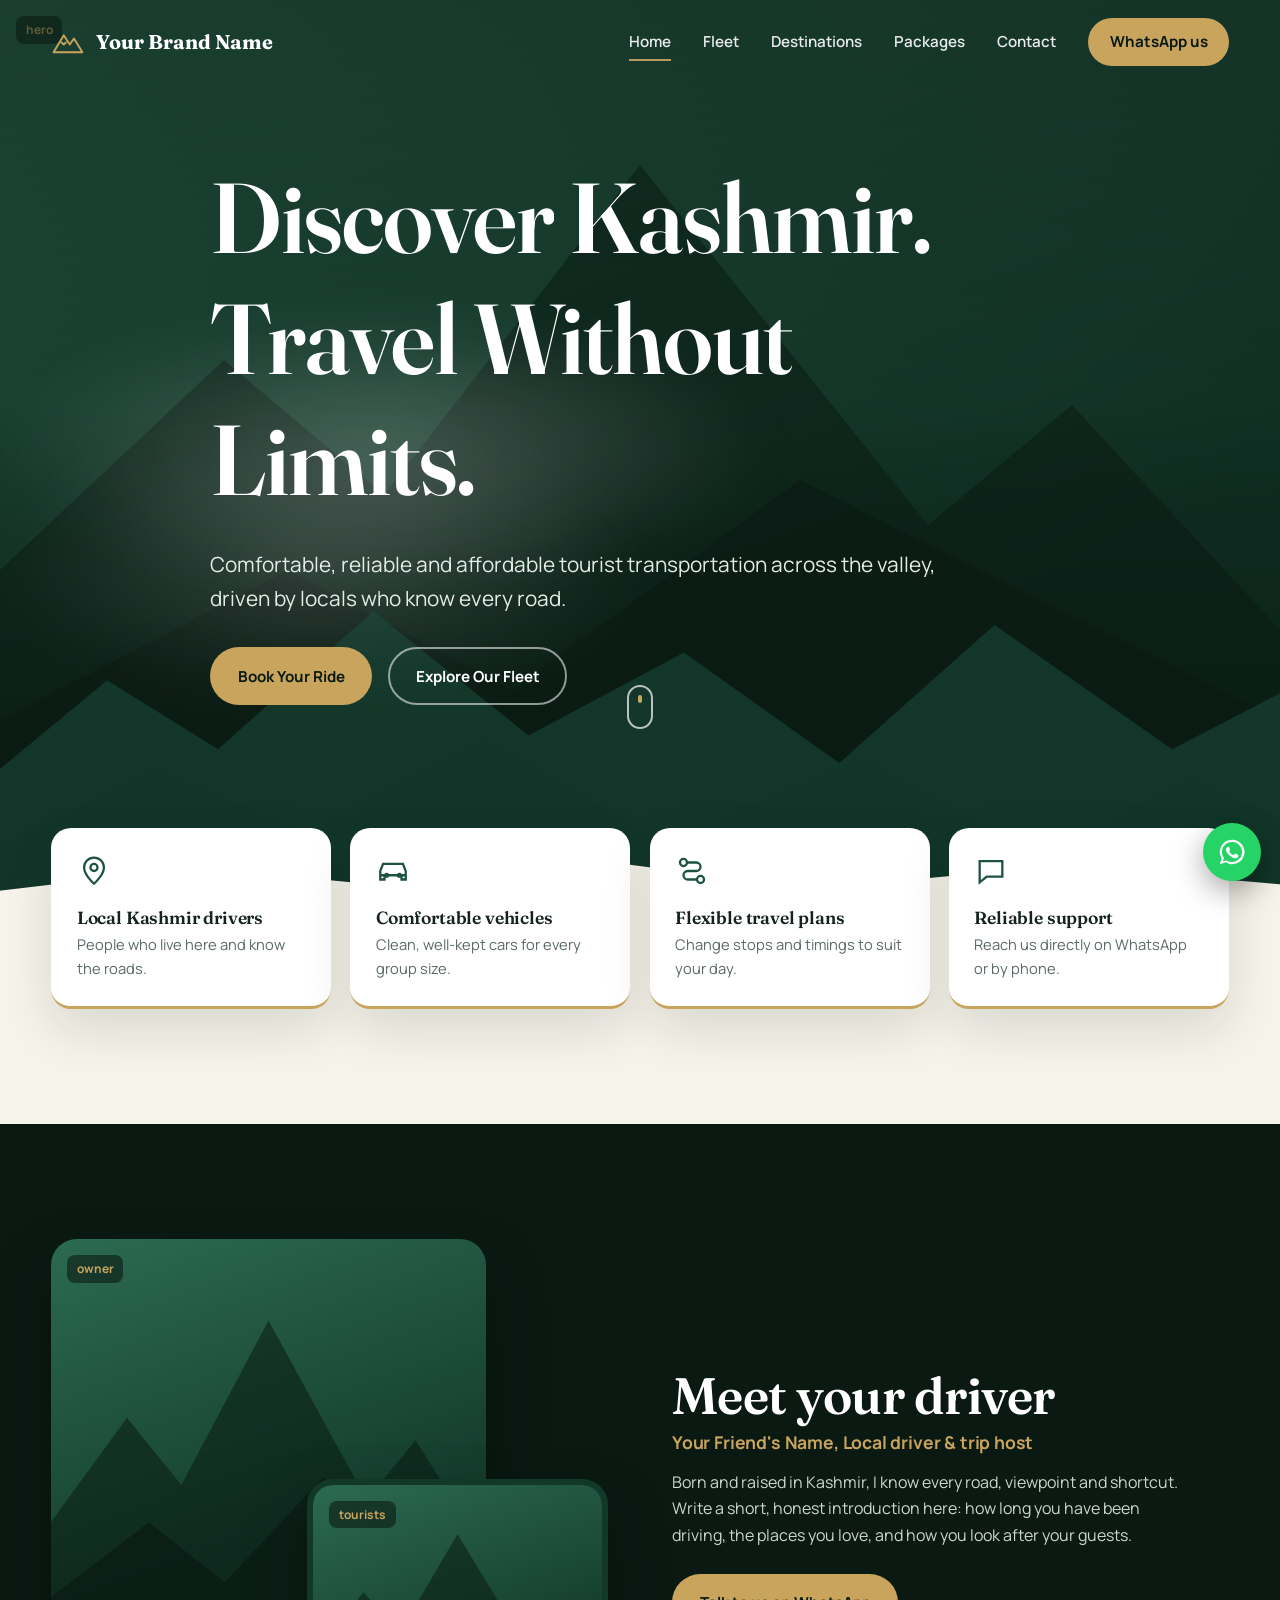
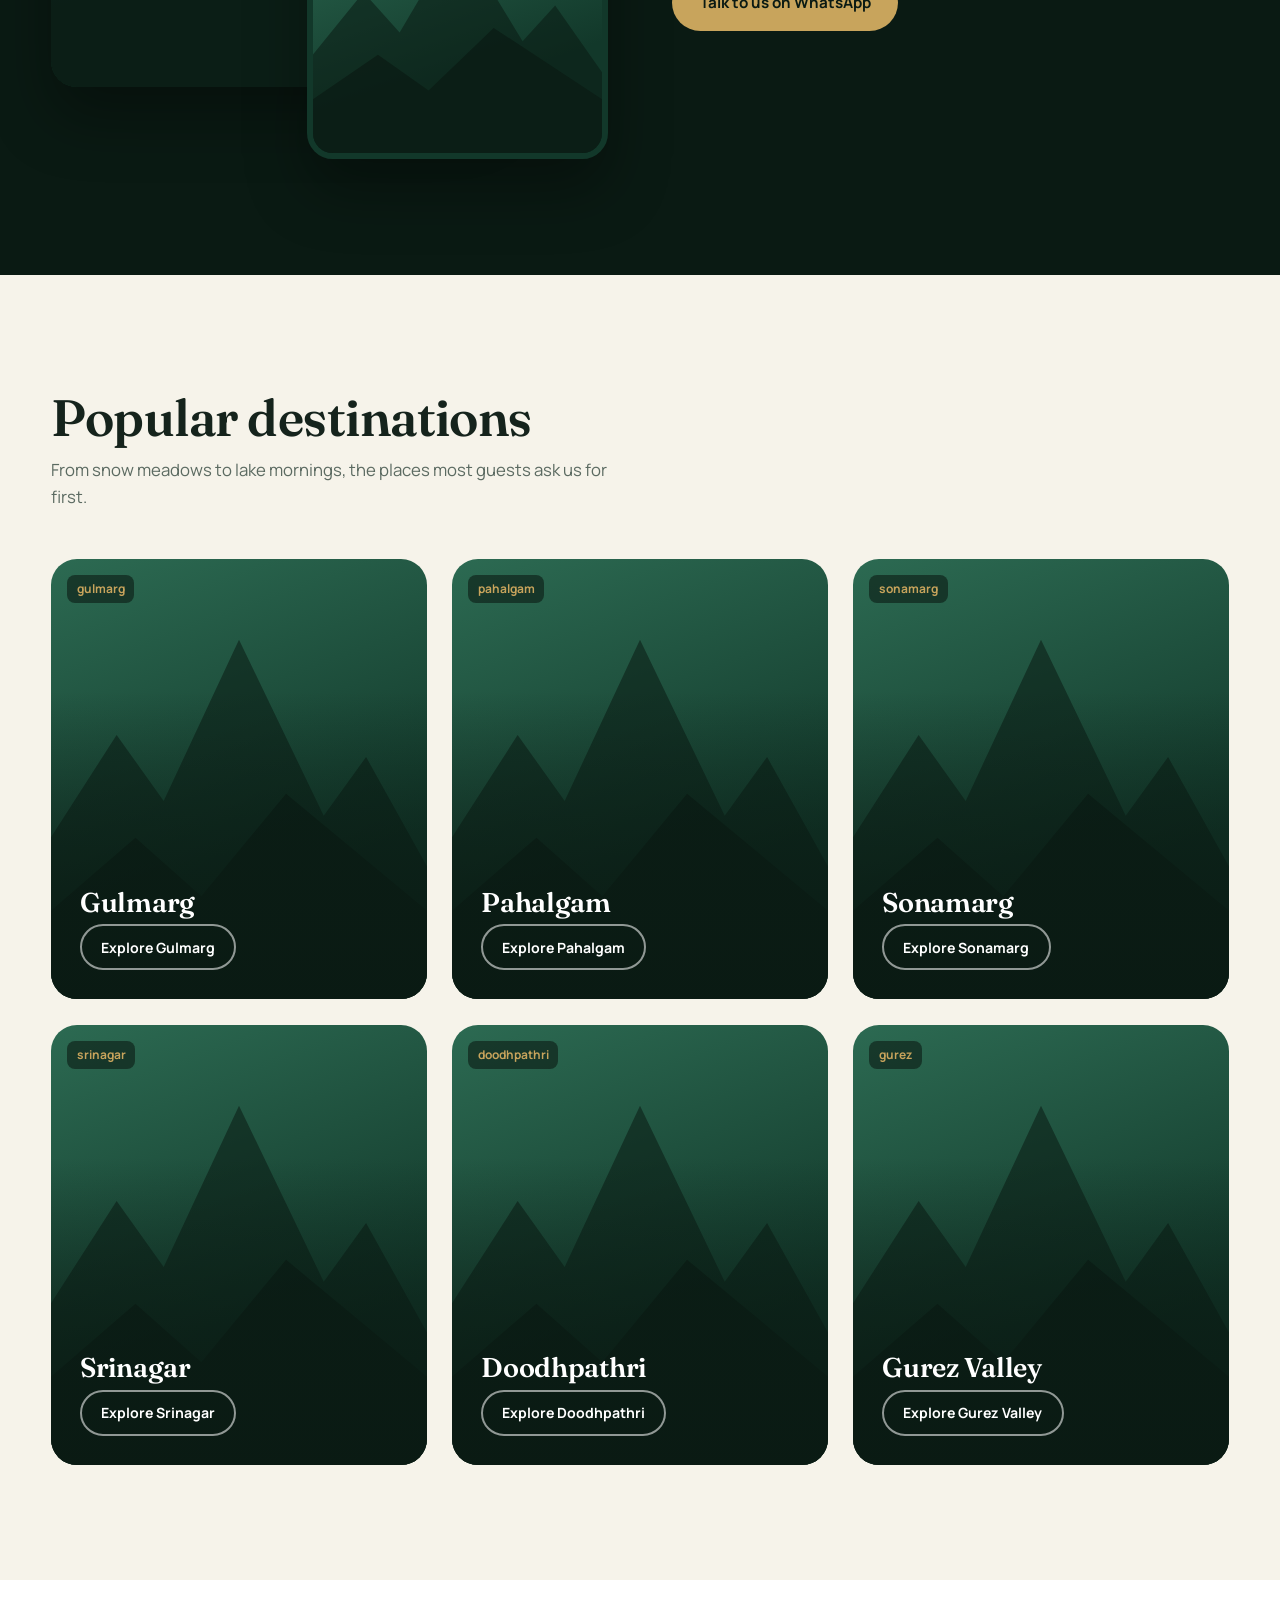
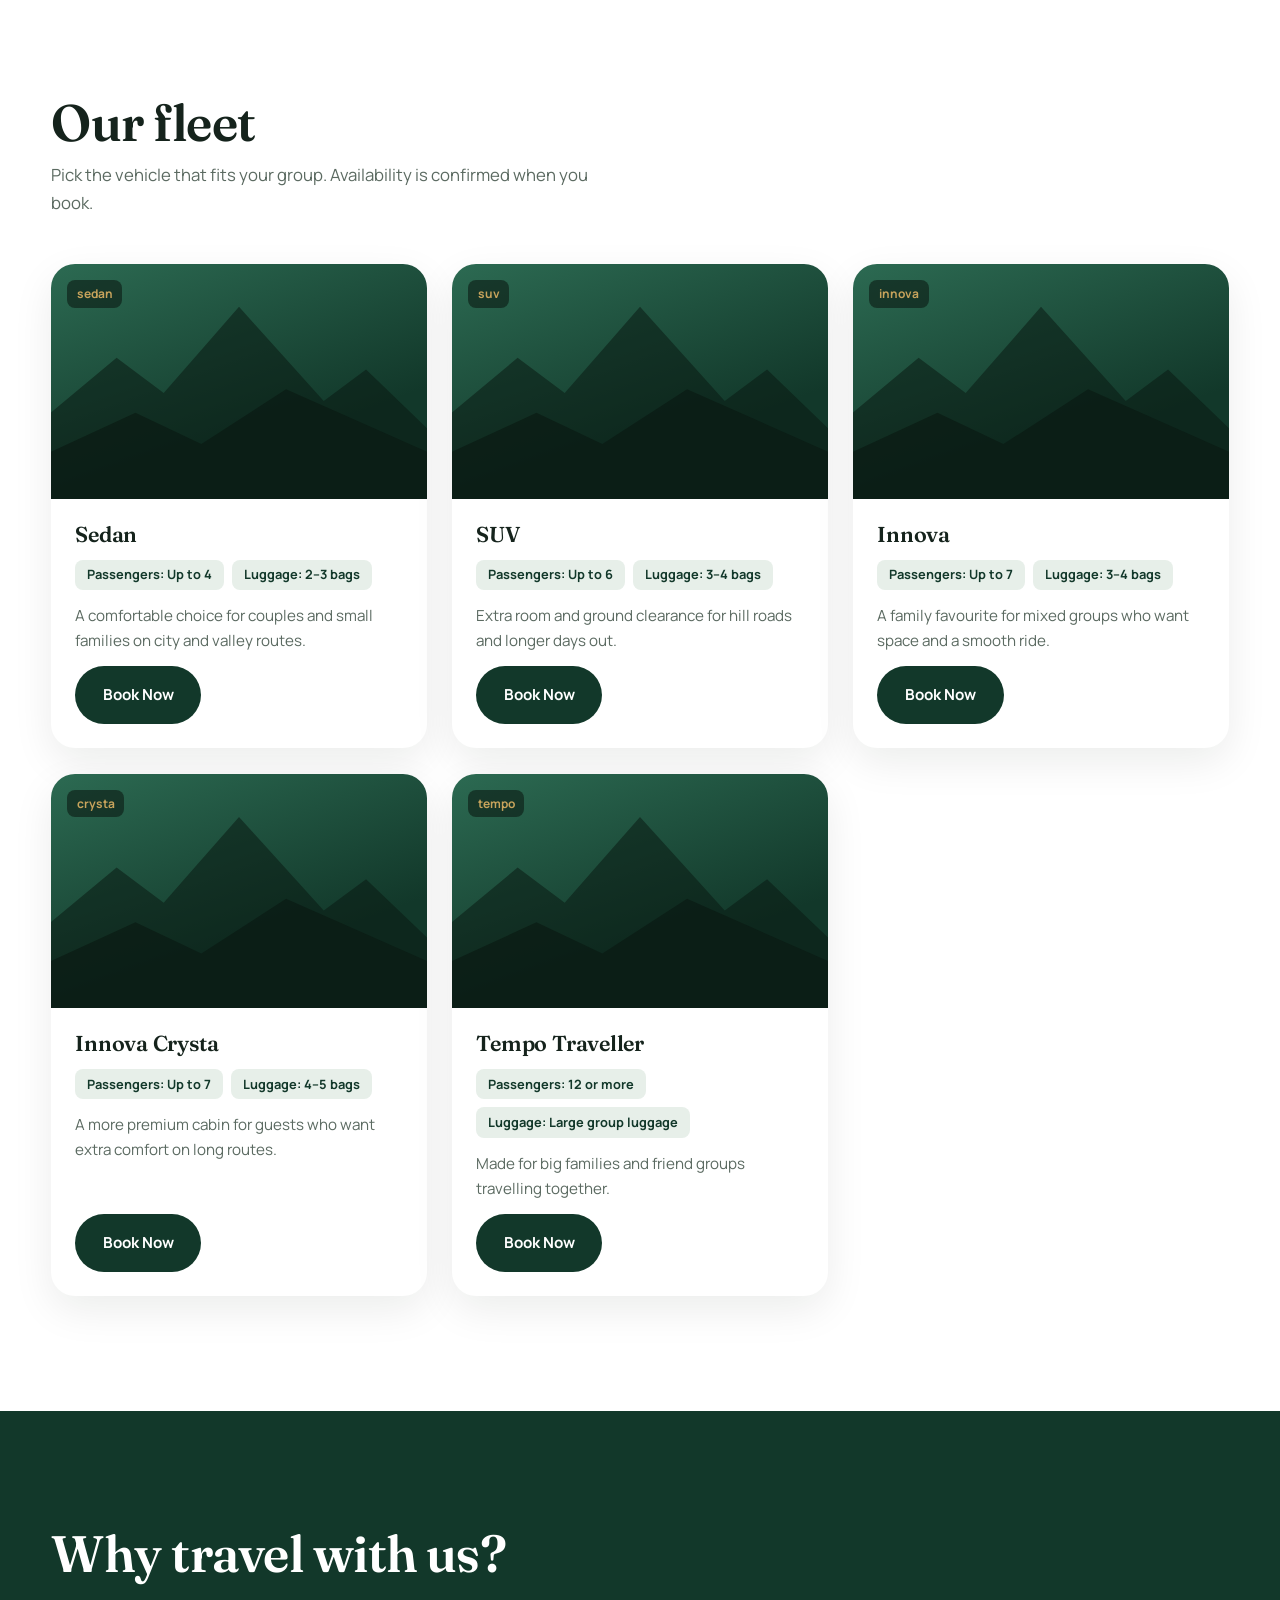
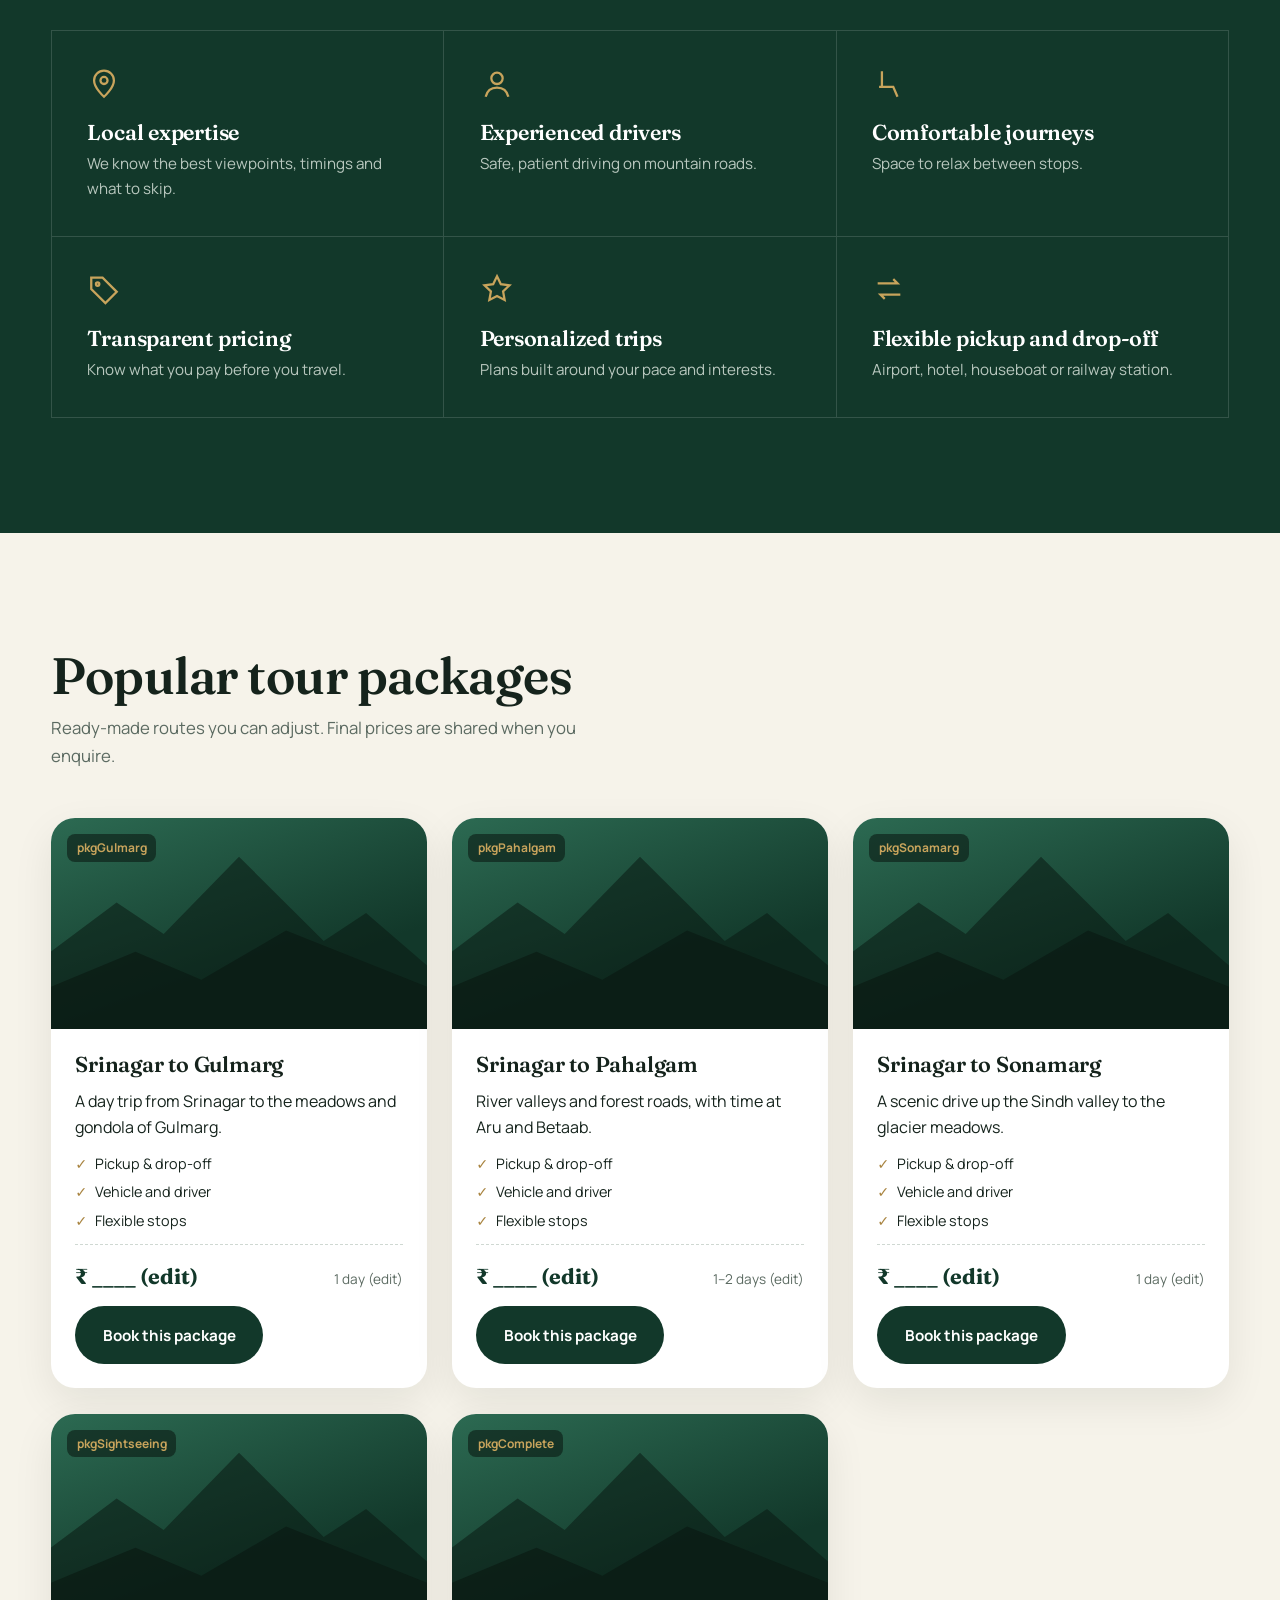
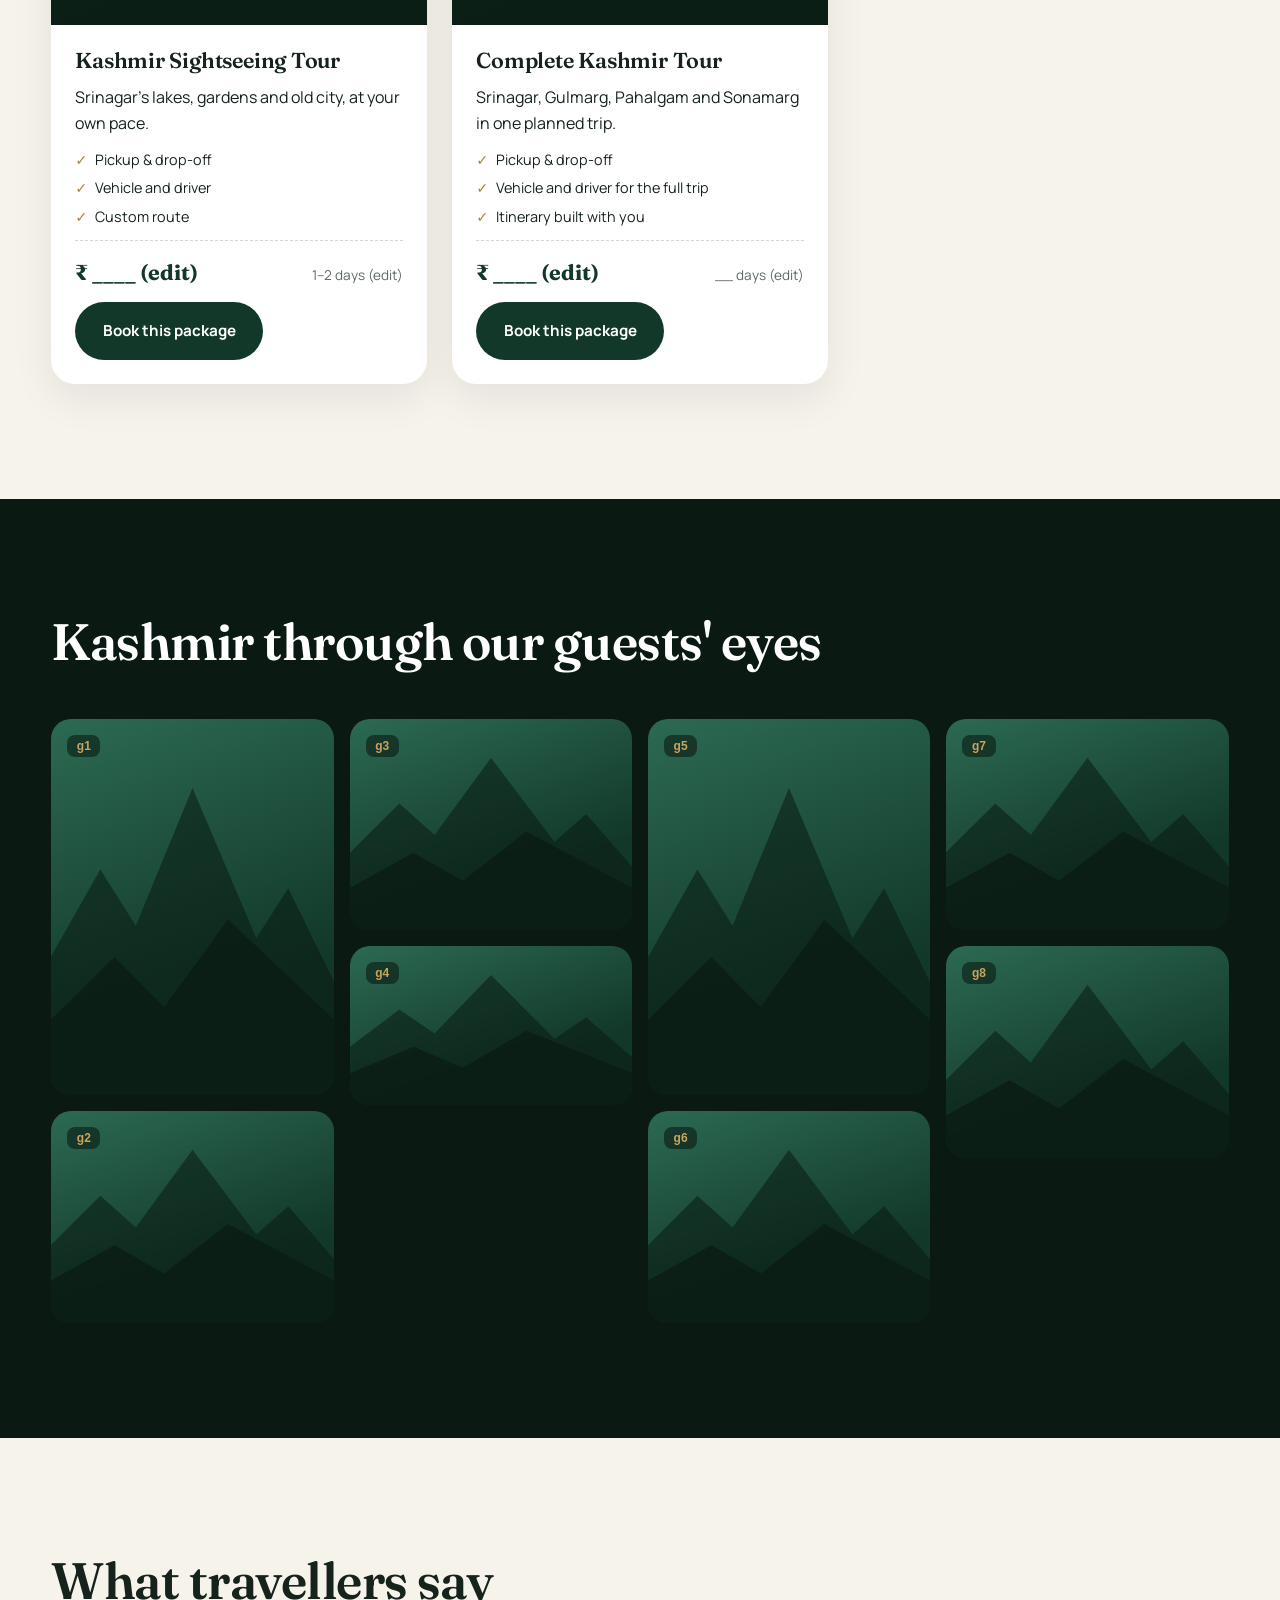
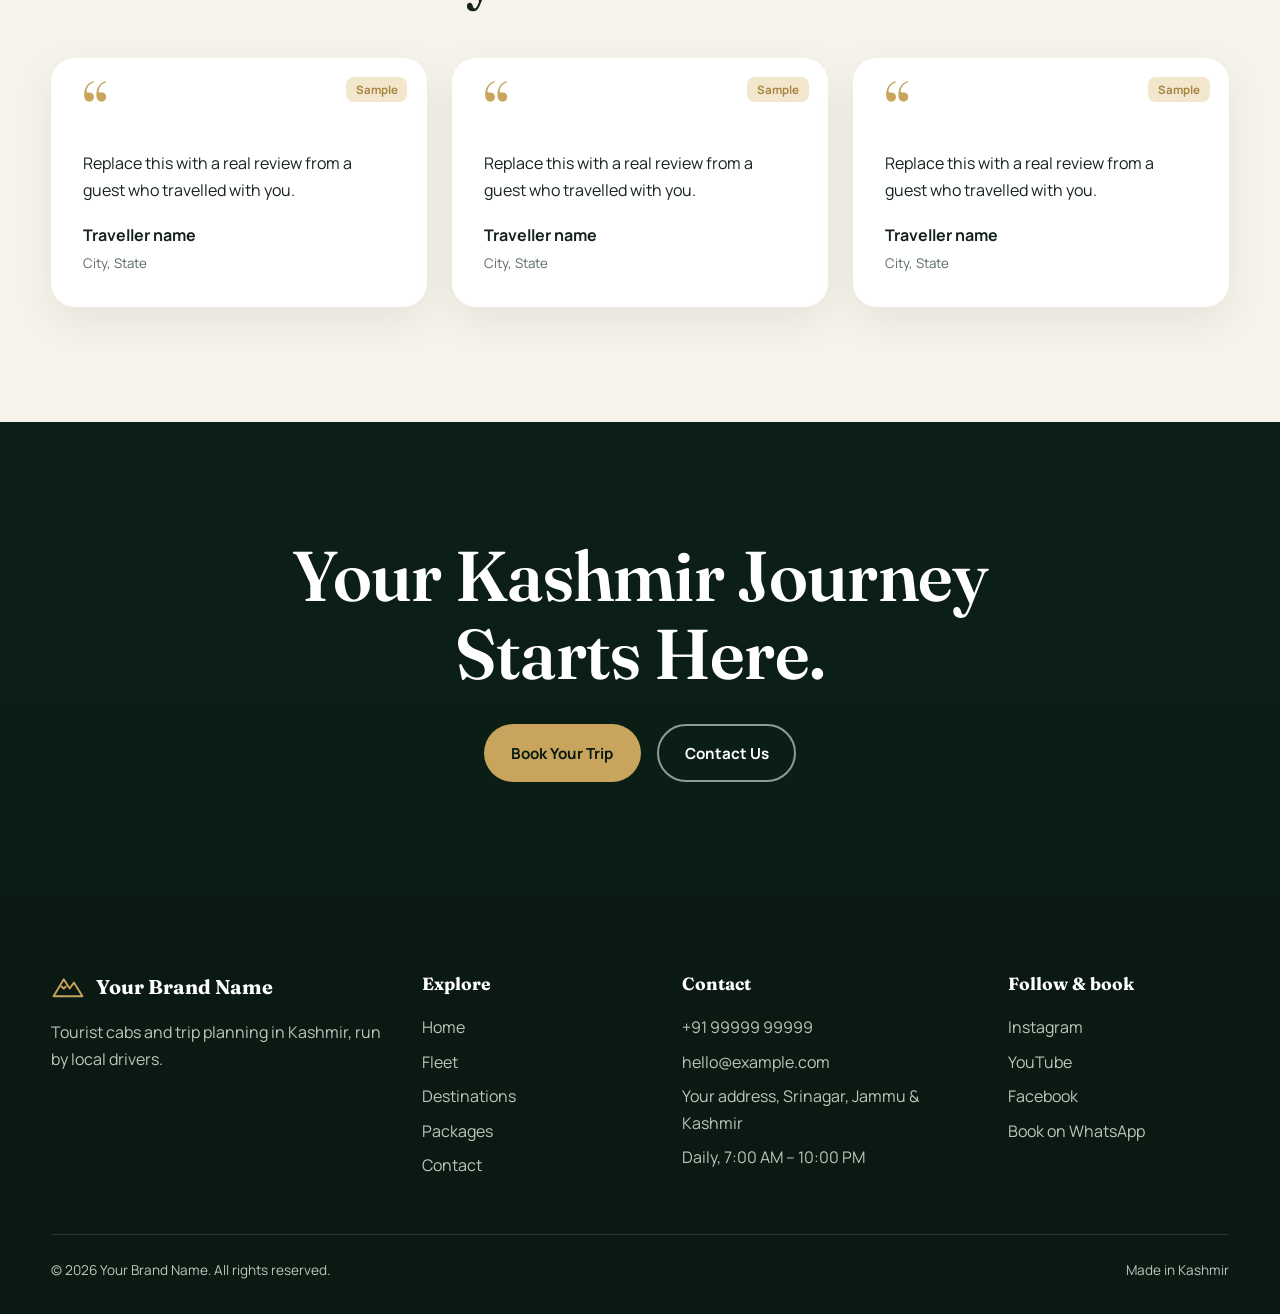
<file: index.html>
<!DOCTYPE html>
<html lang="en">
<head>
<meta charset="utf-8">
<meta name="viewport" content="width=device-width, initial-scale=1">
<title>Kashmir Cab & Tour Service | Discover Kashmir</title>
<meta name="description" content="Comfortable, reliable and affordable tourist cabs and tour packages in Kashmir.">
<link rel="preconnect" href="https://fonts.googleapis.com"><link rel="preconnect" href="https://fonts.gstatic.com" crossorigin>
<link href="https://fonts.googleapis.com/css2?family=Fraunces:opsz,wght@9..144,500;9..144,700&family=Manrope:wght@400;600;700;800&display=swap" rel="stylesheet">
<link rel="stylesheet" href="styles.css">
</head>
<body>
<header id="site-header"></header>
<main>
<section class="hero">
  <div data-img="hero" data-alt="hero" ></div>
  <span class="mist"></span><span class="mist m2"></span>
  <svg class="ridge r1" data-speed=".10" viewBox="0 0 1200 300" preserveAspectRatio="none" aria-hidden="true"><path d="M0 220 120 140l100 50 140-100 140 90 140-60 140 80 140-100 160 90 120-50v170H0z"/></svg>
  <svg class="ridge r2" data-speed=".05" viewBox="0 0 1200 300" preserveAspectRatio="none" aria-hidden="true"><path d="M0 260 160 170l140 60 160-90 160 100 180-80 160 90 140-70 100 50v70H0z"/></svg>
  <svg class="ridge r3" viewBox="0 0 1200 300" preserveAspectRatio="none" aria-hidden="true"><path d="M0 285 200 230l180 40 180-55 200 60 220-50 220 45v35H0z"/></svg>
  <div class="wrap hero-inner">
    <h1 aria-label="Discover Kashmir. Travel Without Limits.">
      <span class="w"><span style="--d:0">Discover</span></span> <span class="w"><span style="--d:1">Kashmir.</span></span><br>
      <span class="w"><span style="--d:2">Travel</span></span> <span class="w"><span style="--d:3">Without</span></span> <span class="w"><span style="--d:4">Limits.</span></span>
    </h1>
    <p class="sub">Comfortable, reliable and affordable tourist transportation across the valley, driven by locals who know every road.</p>
    <div class="cta"><a class="btn btn-gold" href="contact.html#book">Book Your Ride</a><a class="btn btn-line" href="fleet.html">Explore Our Fleet</a></div>
  </div>
  <span class="scroll-ind" aria-hidden="true"></span>
</section>

<section class="section" style="padding-top:0">
  <div class="wrap trust">
    <div class="reveal"><span data-icon="pin"></span><h3>Local Kashmir drivers</h3><p>People who live here and know the roads.</p></div>
    <div class="reveal" style="--i:1"><span data-icon="car"></span><h3>Comfortable vehicles</h3><p>Clean, well-kept cars for every group size.</p></div>
    <div class="reveal" style="--i:2"><span data-icon="route"></span><h3>Flexible travel plans</h3><p>Change stops and timings to suit your day.</p></div>
    <div class="reveal" style="--i:3"><span data-icon="chat"></span><h3>Reliable support</h3><p>Reach us directly on WhatsApp or by phone.</p></div>
  </div>
</section>

<section class="section dark">
  <div class="wrap owner">
    <div class="owner-imgs reveal"><div class="frame a" data-wrap><div data-img="owner" data-alt="owner"></div></div><div class="frame b"><div data-img="tourists" data-alt="tourists"></div></div></div>
    <div class="reveal" style="--i:1">
      <h2>Meet your driver</h2>
      <h3><span data-bind="owner.name"></span>, <span data-bind="owner.title"></span></h3>
      <p data-bind="owner.bio"></p>
      <a class="btn btn-gold" data-wa="Hi! I'd like to plan a trip in Kashmir.">Talk to us on WhatsApp</a>
    </div>
  </div>
</section>

<section class="section">
  <div class="wrap">
    <div class="head reveal"><h2>Popular destinations</h2><p class="lead">From snow meadows to lake mornings, the places most guests ask us for first.</p></div>
    <div class="grid g-dest" data-render="destinations"></div>
  </div>
</section>

<section class="section white">
  <div class="wrap">
    <div class="head reveal"><h2>Our fleet</h2><p class="lead">Pick the vehicle that fits your group. Availability is confirmed when you book.</p></div>
    <div class="grid g-fleet" data-render="fleet"></div>
  </div>
</section>

<section class="section forest">
  <div class="wrap">
    <div class="head reveal"><h2>Why travel with us?</h2></div>
    <div class="grid g-why">
      <div class="why reveal"><span data-icon="pin"></span><h3>Local expertise</h3><p>We know the best viewpoints, timings and what to skip.</p></div>
      <div class="why reveal" style="--i:1"><span data-icon="user"></span><h3>Experienced drivers</h3><p>Safe, patient driving on mountain roads.</p></div>
      <div class="why reveal" style="--i:2"><span data-icon="seat"></span><h3>Comfortable journeys</h3><p>Space to relax between stops.</p></div>
      <div class="why reveal"><span data-icon="tag"></span><h3>Transparent pricing</h3><p>Know what you pay before you travel.</p></div>
      <div class="why reveal" style="--i:1"><span data-icon="star"></span><h3>Personalized trips</h3><p>Plans built around your pace and interests.</p></div>
      <div class="why reveal" style="--i:2"><span data-icon="swap"></span><h3>Flexible pickup and drop-off</h3><p>Airport, hotel, houseboat or railway station.</p></div>
    </div>
  </div>
</section>

<section class="section">
  <div class="wrap">
    <div class="head reveal"><h2>Popular tour packages</h2><p class="lead">Ready-made routes you can adjust. Final prices are shared when you enquire.</p></div>
    <div class="grid g-pkg" data-render="packages"></div>
  </div>
</section>

<section class="section dark">
  <div class="wrap">
    <div class="head reveal"><h2>Kashmir through our guests' eyes</h2></div>
    <div class="gallery" data-render="gallery"></div>
  </div>
</section>

<section class="section">
  <div class="wrap">
    <div class="head reveal"><h2>What travellers say</h2></div>
    <div class="grid g-test" data-render="testimonials"></div>
  </div>
</section>

<section class="section final">
  <div class="wrap reveal"><h2>Your Kashmir Journey Starts Here.</h2>
    <div class="cta"><a class="btn btn-gold" href="contact.html#book">Book Your Trip</a><a class="btn btn-line" href="contact.html">Contact Us</a></div></div>
</section>
</main>
<footer id="site-footer"></footer>
<script src="config.js"></script>
<script src="main.js"></script>
</body>
</html>
</file>
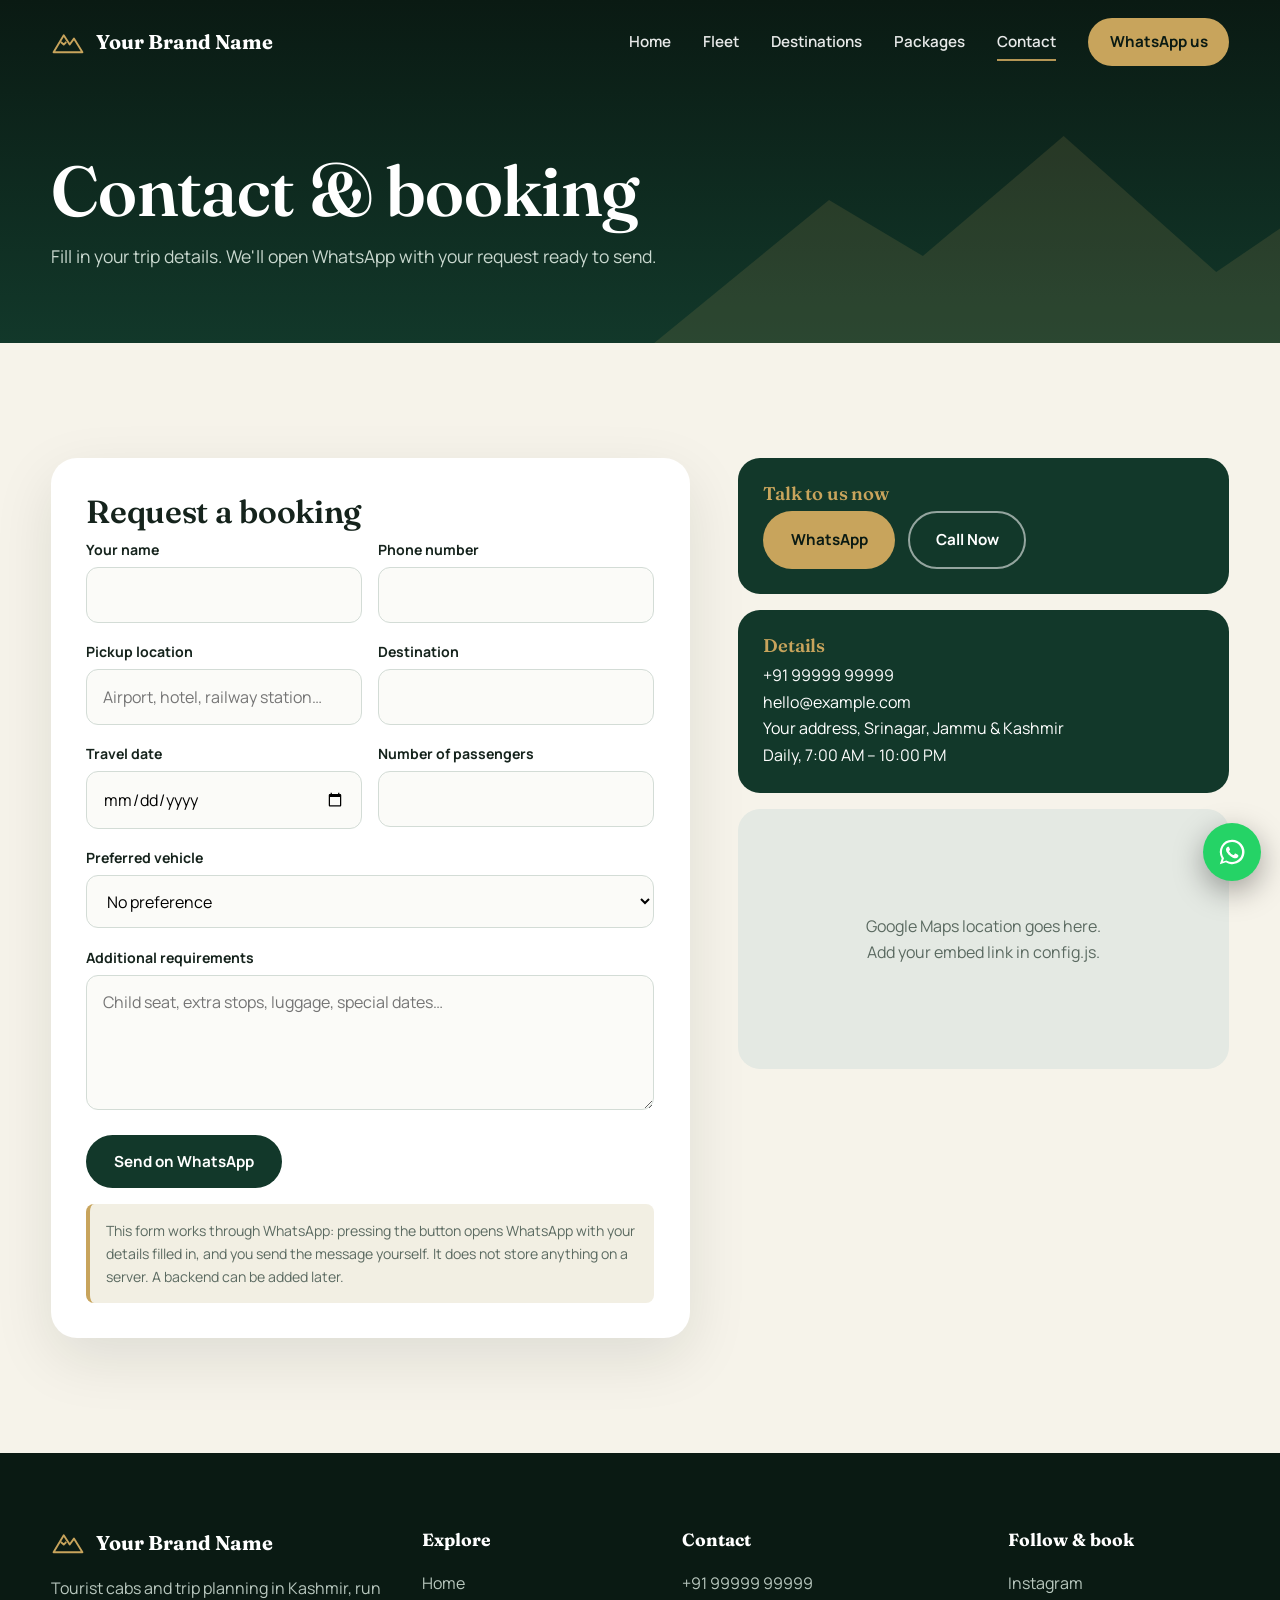
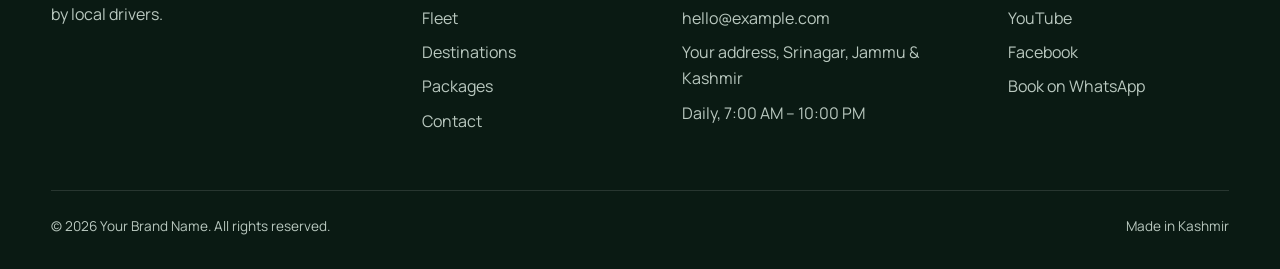
<file: contact.html>
<!DOCTYPE html>
<html lang="en">
<head>
<meta charset="utf-8">
<meta name="viewport" content="width=device-width, initial-scale=1">
<title>Contact & Booking | Kashmir Cab & Tour Service</title>
<meta name="description" content="Request a Kashmir cab or tour through WhatsApp.">
<link rel="preconnect" href="https://fonts.googleapis.com"><link rel="preconnect" href="https://fonts.gstatic.com" crossorigin>
<link href="https://fonts.googleapis.com/css2?family=Fraunces:opsz,wght@9..144,500;9..144,700&family=Manrope:wght@400;600;700;800&display=swap" rel="stylesheet">
<link rel="stylesheet" href="styles.css">
</head>
<body>
<header id="site-header"></header>
<main>
<section class="page-hero"><div class="wrap"><h1>Contact & booking</h1><p>Fill in your trip details. We'll open WhatsApp with your request ready to send.</p></div></section>
<section class="section"><div class="wrap contact">
  <form class="form reveal" id="booking-form"><h2 id="book" style="font-size:2rem">Request a booking</h2>
    <div class="row"><div class="field"><label for="name">Your name</label><input id="name" required autocomplete="name"></div>
    <div class="field"><label for="phone">Phone number</label><input id="phone" type="tel" required autocomplete="tel"></div></div>
    <div class="row"><div class="field"><label for="pickup">Pickup location</label><input id="pickup" required placeholder="Airport, hotel, railway station…"></div>
    <div class="field"><label for="destination">Destination</label><input id="destination" list="dest-list" required><datalist id="dest-list"></datalist></div></div>
    <div class="row"><div class="field"><label for="date">Travel date</label><input id="date" type="date" required></div>
    <div class="field"><label for="passengers">Number of passengers</label><input id="passengers" type="number" min="1" max="40" required></div></div>
    <div class="field"><label for="vehicle">Preferred vehicle</label><select id="vehicle"></select></div>
    <div class="field"><label for="notes">Additional requirements</label><textarea id="notes" rows="4" placeholder="Child seat, extra stops, luggage, special dates…"></textarea></div>
    <button class="btn btn-dark" type="submit">Send on WhatsApp</button>
    <p class="note">This form works through WhatsApp: pressing the button opens WhatsApp with your details filled in, and you send the message yourself. It does not store anything on a server. A backend can be added later.</p>
  </form>
  <aside class="info reveal" style="--i:1">
    <div class="card"><h3>Talk to us now</h3><div class="btns"><a class="btn btn-gold" data-wa="Hi! I'd like to book a ride in Kashmir.">WhatsApp</a><a class="btn btn-line" data-call>Call Now</a></div></div>
    <div class="card"><h3>Details</h3><p><span data-bind="phoneDisplay"></span><br><span data-bind="email"></span><br><span data-bind="address"></span><br><span data-bind="hours"></span></p></div>
    <div class="map" id="map"><span>Google Maps location goes here.<br>Add your embed link in config.js.</span></div>
  </aside>
</div></section>
</main>
<footer id="site-footer"></footer>
<script src="config.js"></script>
<script src="main.js"></script>
</body>
</html>
</file>
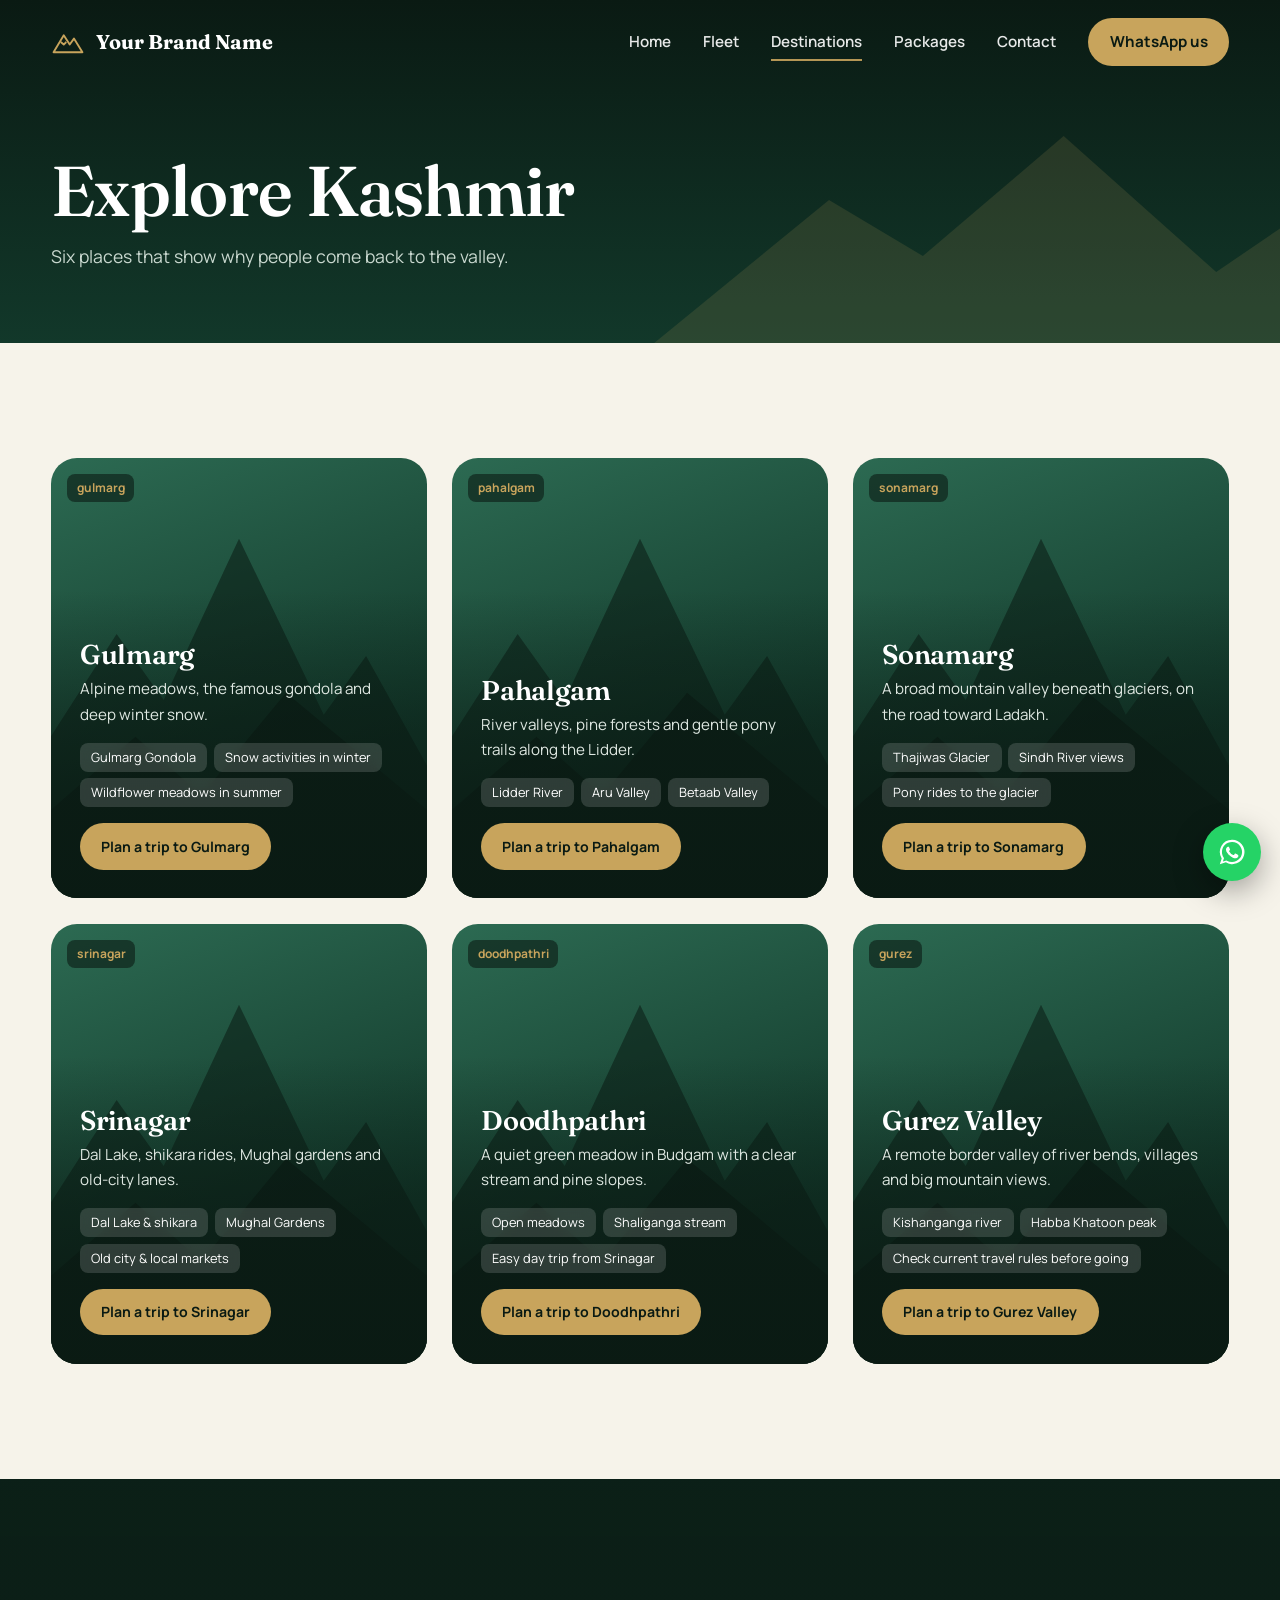
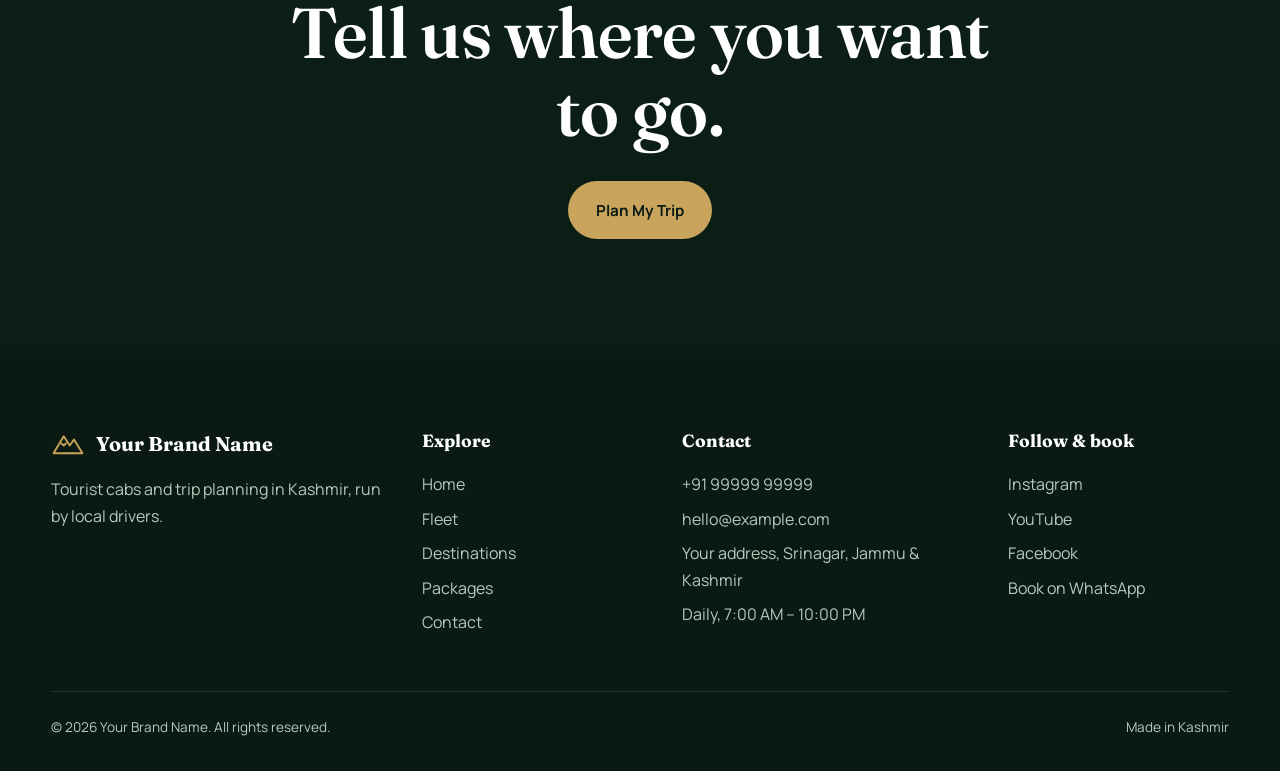
<file: destinations.html>
<!DOCTYPE html>
<html lang="en">
<head>
<meta charset="utf-8">
<meta name="viewport" content="width=device-width, initial-scale=1">
<title>Explore Kashmir | Destinations</title>
<meta name="description" content="Gulmarg, Pahalgam, Sonamarg, Srinagar, Doodhpathri and Gurez Valley.">
<link rel="preconnect" href="https://fonts.googleapis.com"><link rel="preconnect" href="https://fonts.gstatic.com" crossorigin>
<link href="https://fonts.googleapis.com/css2?family=Fraunces:opsz,wght@9..144,500;9..144,700&family=Manrope:wght@400;600;700;800&display=swap" rel="stylesheet">
<link rel="stylesheet" href="styles.css">
</head>
<body>
<header id="site-header"></header>
<main>
<section class="page-hero"><div class="wrap"><h1>Explore Kashmir</h1><p>Six places that show why people come back to the valley.</p></div></section>
<section class="section"><div class="wrap"><div class="grid g-dest" data-render="destinations" data-detail></div></div></section>
<section class="section final"><div class="wrap reveal"><h2>Tell us where you want to go.</h2><div class="cta"><a class="btn btn-gold" href="contact.html#book">Plan My Trip</a></div></div></section>
</main>
<footer id="site-footer"></footer>
<script src="config.js"></script>
<script src="main.js"></script>
</body>
</html>
</file>
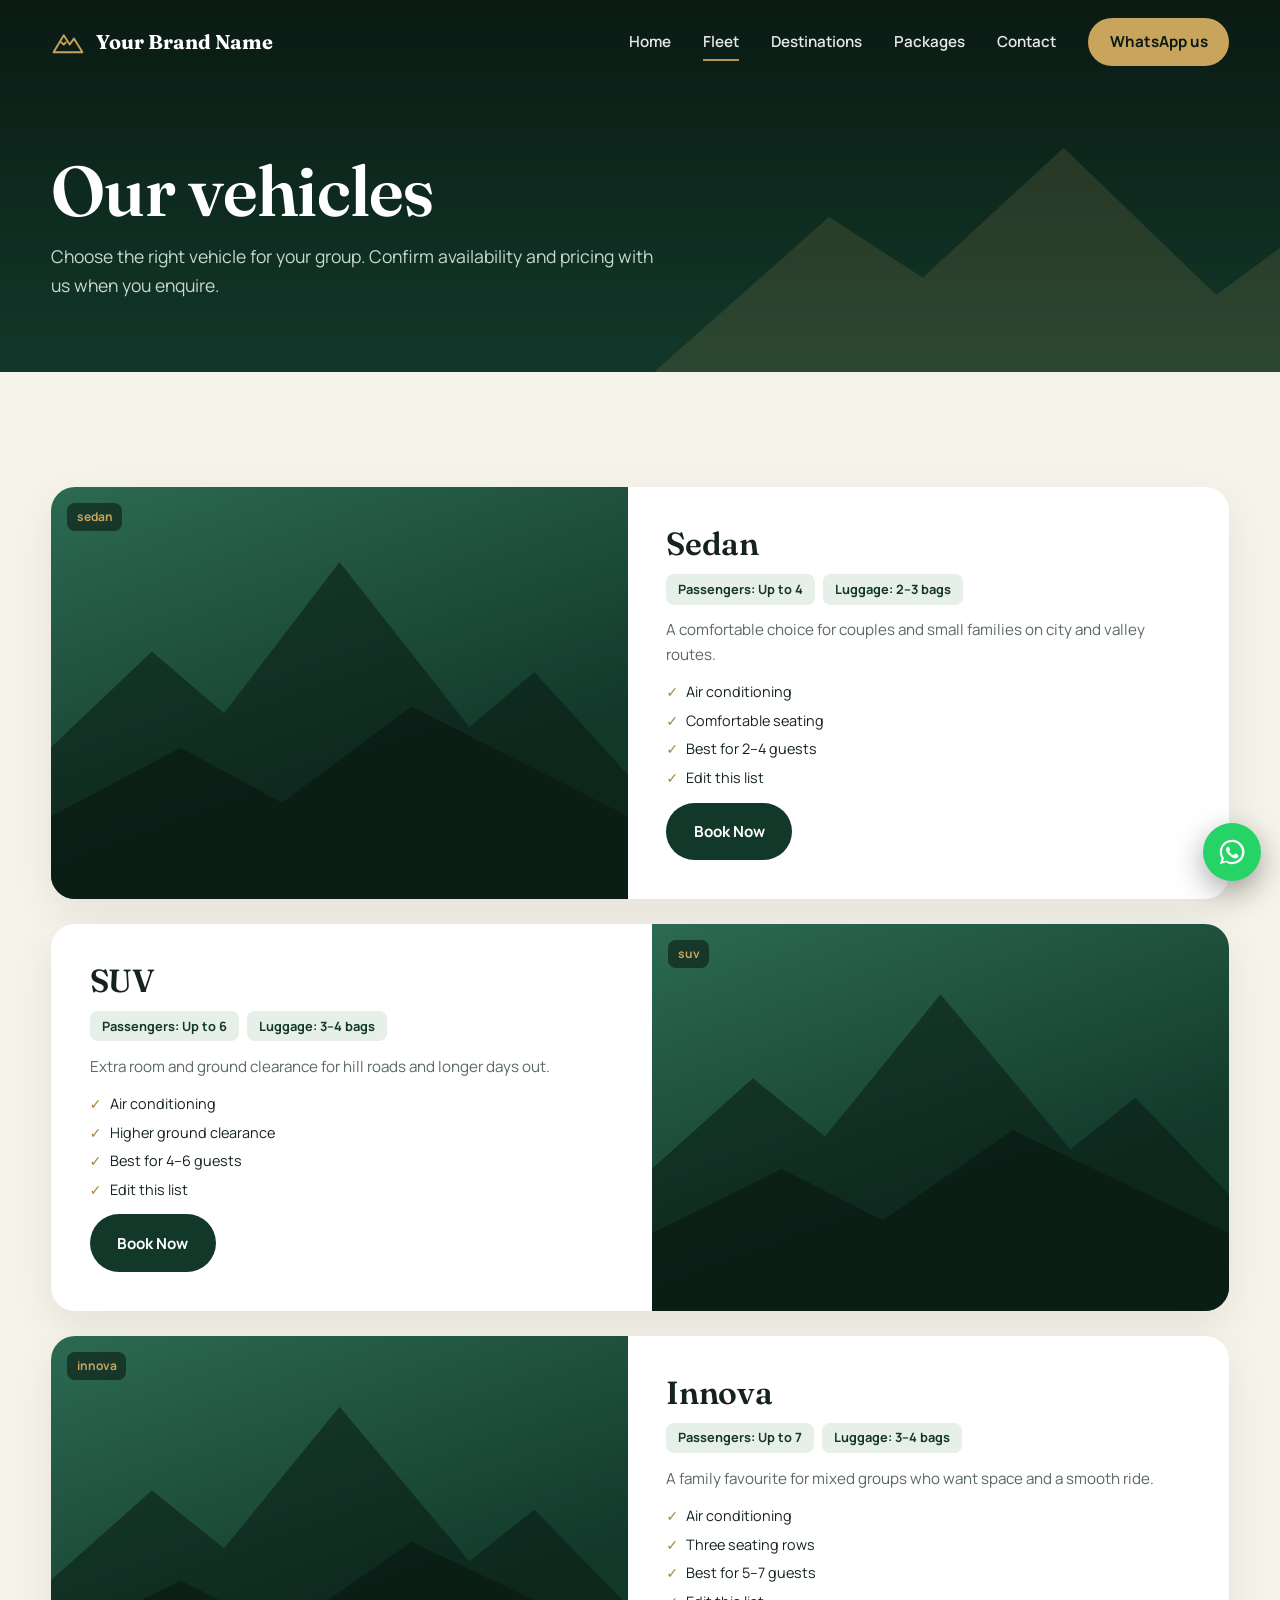
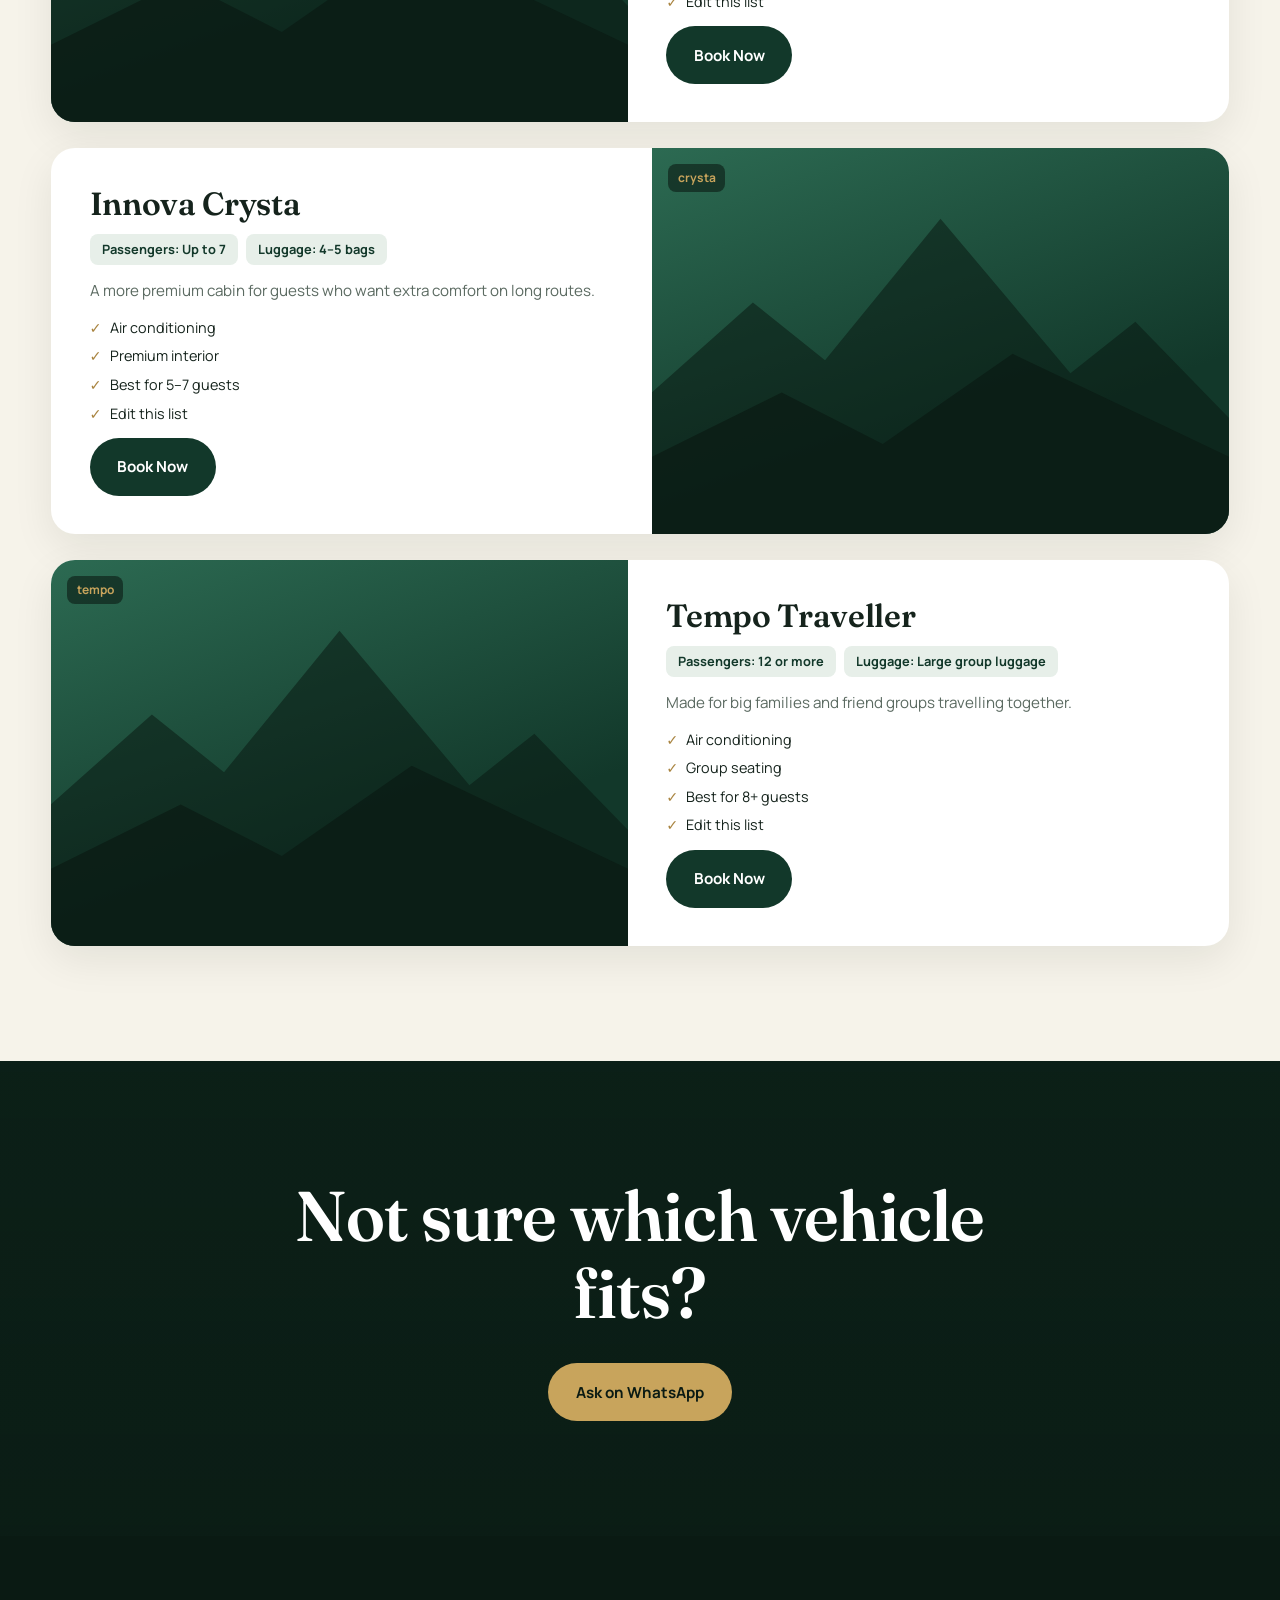
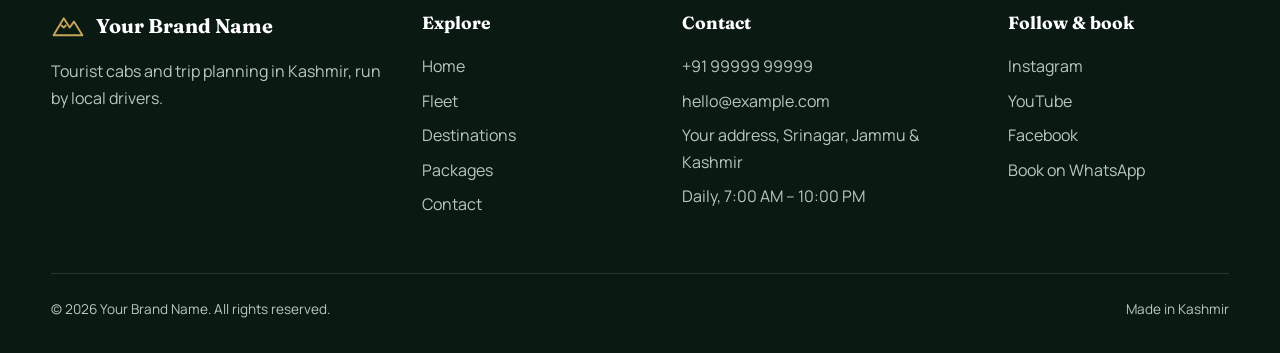
<file: fleet.html>
<!DOCTYPE html>
<html lang="en">
<head>
<meta charset="utf-8">
<meta name="viewport" content="width=device-width, initial-scale=1">
<title>Our Vehicles | Kashmir Cab & Tour Service</title>
<meta name="description" content="Sedan, SUV, Innova, Innova Crysta and Tempo Traveller for Kashmir tours.">
<link rel="preconnect" href="https://fonts.googleapis.com"><link rel="preconnect" href="https://fonts.gstatic.com" crossorigin>
<link href="https://fonts.googleapis.com/css2?family=Fraunces:opsz,wght@9..144,500;9..144,700&family=Manrope:wght@400;600;700;800&display=swap" rel="stylesheet">
<link rel="stylesheet" href="styles.css">
</head>
<body>
<header id="site-header"></header>
<main>
<section class="page-hero"><div class="wrap"><h1>Our vehicles</h1><p>Choose the right vehicle for your group. Confirm availability and pricing with us when you enquire.</p></div></section>
<section class="section"><div class="wrap"><div class="grid g-fleet detail" data-render="fleet" data-detail></div></div></section>
<section class="section final"><div class="wrap reveal"><h2>Not sure which vehicle fits?</h2><div class="cta"><a class="btn btn-gold" data-wa="Hi! Can you help me choose a vehicle for my Kashmir trip?">Ask on WhatsApp</a></div></div></section>
</main>
<footer id="site-footer"></footer>
<script src="config.js"></script>
<script src="main.js"></script>
</body>
</html>
</file>
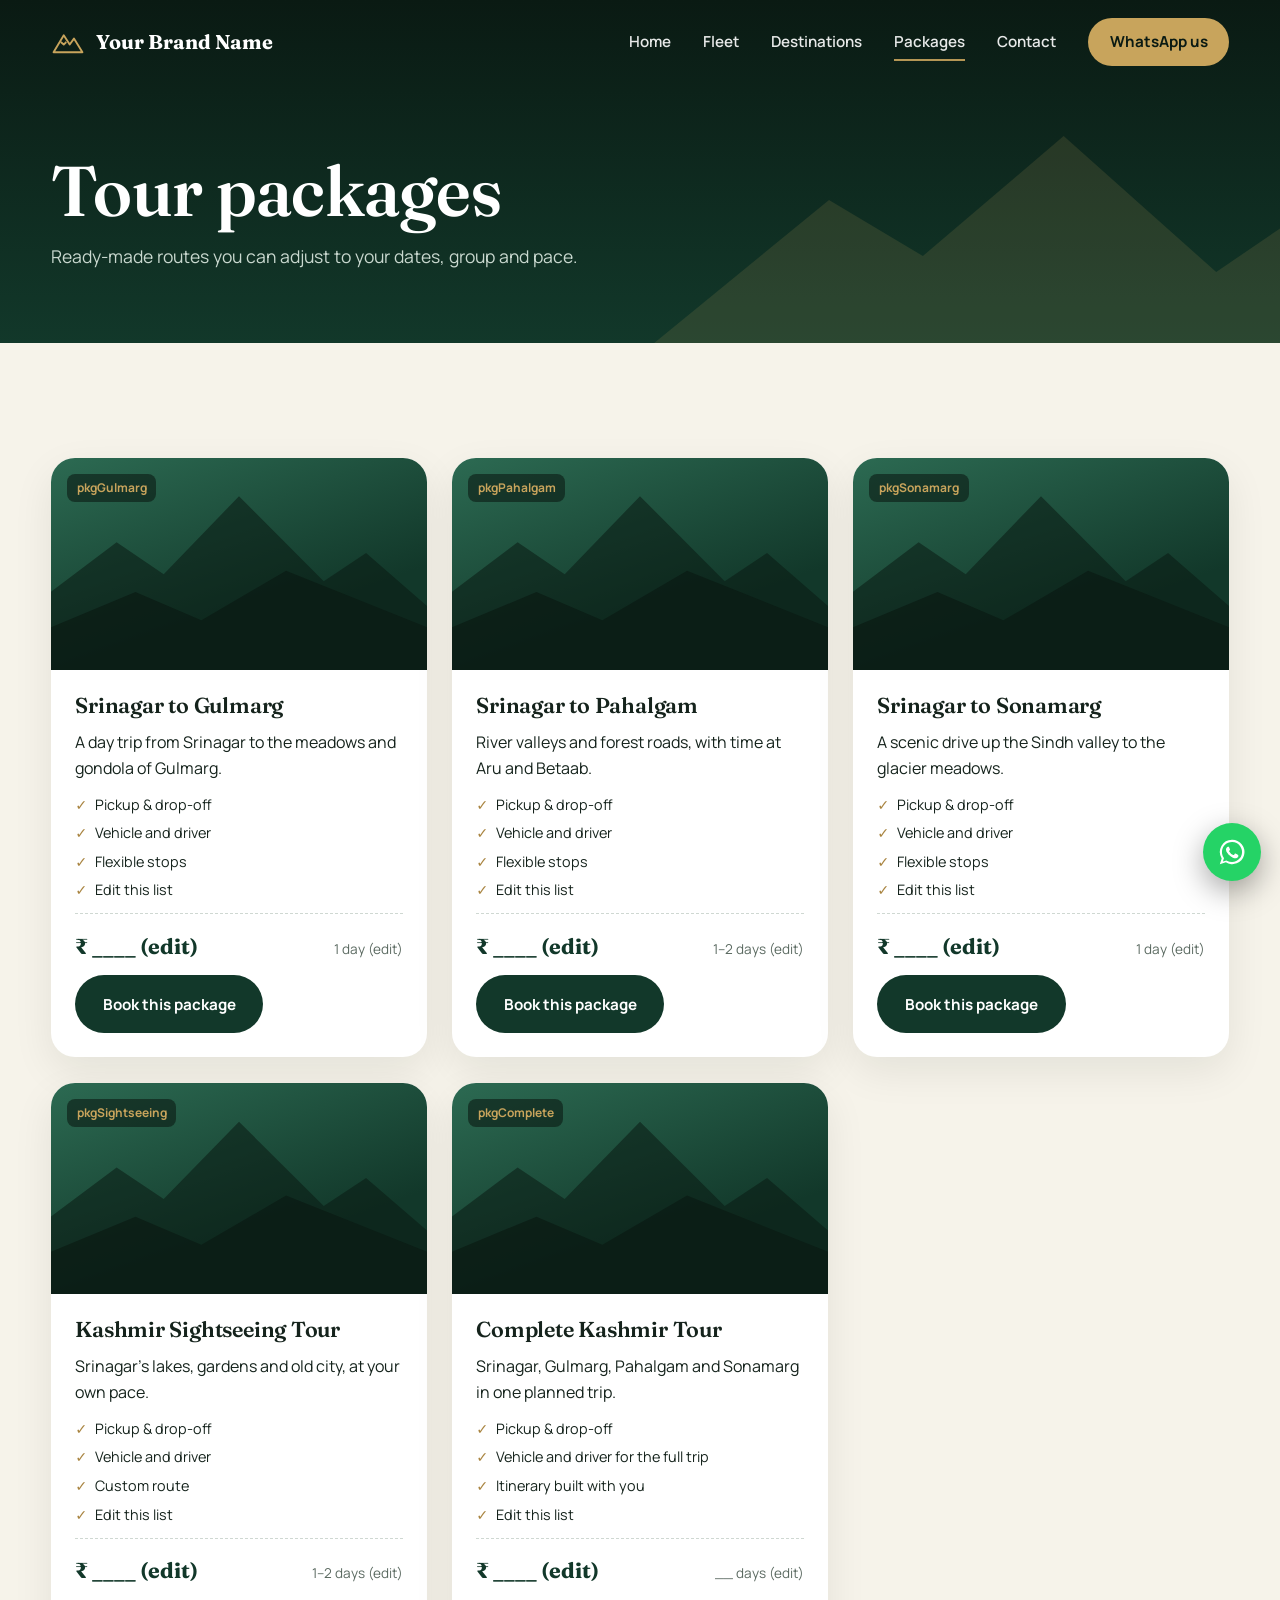
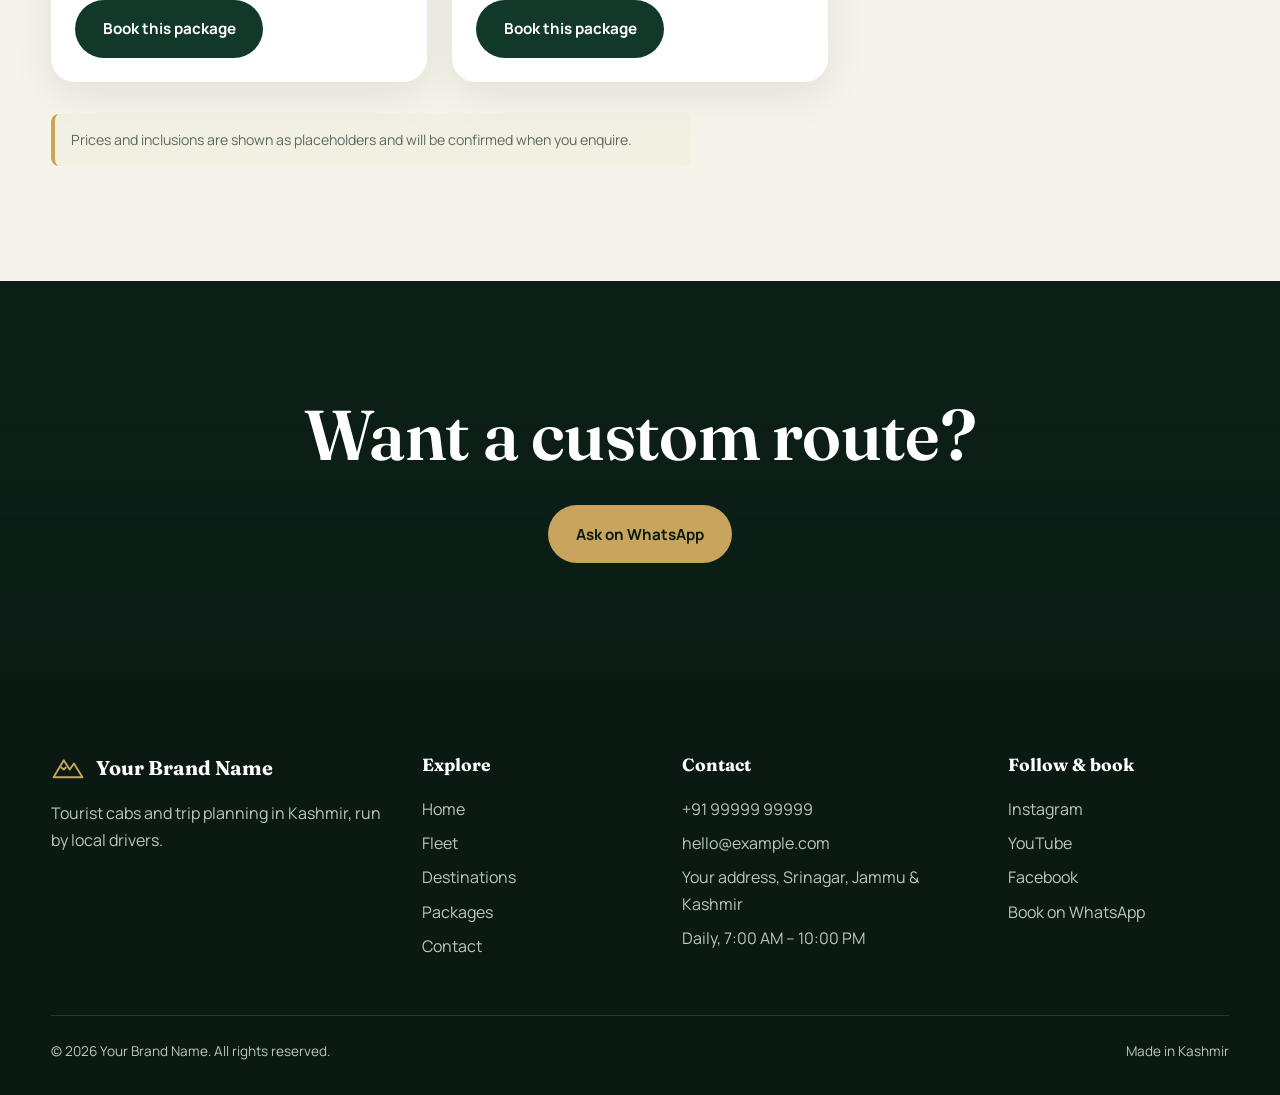
<file: packages.html>
<!DOCTYPE html>
<html lang="en">
<head>
<meta charset="utf-8">
<meta name="viewport" content="width=device-width, initial-scale=1">
<title>Tour Packages | Kashmir Cab & Tour Service</title>
<meta name="description" content="Srinagar to Gulmarg, Pahalgam, Sonamarg, sightseeing and complete Kashmir tours.">
<link rel="preconnect" href="https://fonts.googleapis.com"><link rel="preconnect" href="https://fonts.gstatic.com" crossorigin>
<link href="https://fonts.googleapis.com/css2?family=Fraunces:opsz,wght@9..144,500;9..144,700&family=Manrope:wght@400;600;700;800&display=swap" rel="stylesheet">
<link rel="stylesheet" href="styles.css">
</head>
<body>
<header id="site-header"></header>
<main>
<section class="page-hero"><div class="wrap"><h1>Tour packages</h1><p>Ready-made routes you can adjust to your dates, group and pace.</p></div></section>
<section class="section"><div class="wrap"><div class="grid g-pkg" data-render="packages" data-detail></div>
<p class="note" style="max-width:640px;margin-top:2rem">Prices and inclusions are shown as placeholders and will be confirmed when you enquire.</p></div></section>
<section class="section final"><div class="wrap reveal"><h2>Want a custom route?</h2><div class="cta"><a class="btn btn-gold" data-wa="Hi! I'd like a custom Kashmir trip plan.">Ask on WhatsApp</a></div></div></section>
</main>
<footer id="site-footer"></footer>
<script src="config.js"></script>
<script src="main.js"></script>
</body>
</html>
</file>
<file: styles.css>
:root{
  --forest:#12382a; --pine:#1d5240; --night:#0a1a13; --cream:#f6f3ea; --white:#fff;
  --gold:#c8a45c; --gold-d:#a98440; --ink:#15231c; --muted:#5b6a61;
  --serif:"Fraunces",Georgia,serif; --sans:"Manrope",system-ui,-apple-system,sans-serif;
  --ease:cubic-bezier(.22,.8,.24,1);
}
*{box-sizing:border-box;margin:0;padding:0}
html{scroll-behavior:smooth;scroll-padding-top:84px}
body{font-family:var(--sans);color:var(--ink);background:var(--cream);line-height:1.65;-webkit-font-smoothing:antialiased}
img{max-width:100%;display:block}
a{color:inherit;text-decoration:none}
ul{list-style:none}
:focus-visible{outline:3px solid var(--gold);outline-offset:3px}
.wrap{width:min(1180px,92%);margin-inline:auto}
h1,h2,h3{font-family:var(--serif);font-weight:600;line-height:1.1;letter-spacing:-.01em}
h2{font-size:clamp(2rem,4.2vw,3.2rem);margin-bottom:.6rem}
h3{font-size:1.35rem}
.lead{color:var(--muted);max-width:56ch;font-size:1.05rem}
.dark .lead{color:#b9c8bf}

/* buttons */
.btn{display:inline-flex;align-items:center;justify-content:center;gap:.5rem;padding:.9rem 1.6rem;border-radius:999px;font-weight:700;font-size:.95rem;border:2px solid transparent;cursor:pointer;transition:transform .35s var(--ease),background .3s,color .3s,border-color .3s;font-family:inherit}
.btn:hover{transform:translateY(-3px)}
.btn-gold{background:var(--gold);color:var(--night)}
.btn-gold:hover{background:#d8b56d}
.btn-line{border-color:rgba(255,255,255,.55);color:#fff}
.btn-line:hover{background:#fff;color:var(--night)}
.btn-dark{background:var(--forest);color:#fff}
.btn-dark:hover{background:var(--pine)}
.btn-ghost{border-color:currentColor}
.btn-ghost:hover{background:var(--ink);color:#fff;border-color:var(--ink)}

/* header */
.site-header{position:fixed;inset:0 0 auto;z-index:50;transition:background .4s,box-shadow .4s,padding .4s;padding:1.1rem 0;color:#fff}
.site-header.solid{background:rgba(10,26,19,.94);backdrop-filter:blur(10px);padding:.7rem 0;box-shadow:0 8px 30px rgba(0,0,0,.25)}
.nav{display:flex;align-items:center;justify-content:space-between;gap:1rem}
.logo{display:flex;align-items:center;gap:.65rem;font-family:var(--serif);font-weight:700;font-size:1.25rem}
.logo svg{width:34px;height:34px;color:var(--gold)}
.nav-links{display:flex;align-items:center;gap:2rem;font-weight:600;font-size:.95rem}
.nav-links a:not(.btn){position:relative;padding:.3rem 0;opacity:.9}
.nav-links a:not(.btn)::after{content:"";position:absolute;left:0;bottom:-2px;height:2px;width:100%;background:var(--gold);transform:scaleX(0);transform-origin:left;transition:transform .4s var(--ease)}
.nav-links a:not(.btn):hover::after,.nav-links a.active::after{transform:scaleX(1)}
.nav-links .btn{padding:.6rem 1.2rem}
.burger{display:none;background:none;border:0;color:#fff;width:44px;height:44px;cursor:pointer}
.burger span{display:block;width:26px;height:2px;background:currentColor;margin:6px auto;transition:transform .35s var(--ease),opacity .2s}
.burger[aria-expanded=true] span:nth-child(1){transform:translateY(8px) rotate(45deg)}
.burger[aria-expanded=true] span:nth-child(2){opacity:0}
.burger[aria-expanded=true] span:nth-child(3){transform:translateY(-8px) rotate(-45deg)}
@media(max-width:860px){
  .burger{display:block}
  .nav-links{position:fixed;inset:0 0 0 auto;width:min(320px,82vw);background:var(--night);flex-direction:column;align-items:flex-start;justify-content:center;gap:1.6rem;padding:2rem;font-size:1.25rem;transform:translateX(100%);transition:transform .5s var(--ease)}
  .nav-links.open{transform:none;box-shadow:-20px 0 60px rgba(0,0,0,.4)}
  .burger{position:relative;z-index:60}
}

/* pic (image + fallback) */
.pic{position:absolute;inset:0;margin:0;overflow:hidden;background:var(--forest)}
.pic img{width:100%;height:100%;object-fit:cover;transition:transform 1.1s var(--ease)}
.pic figcaption{display:none}
.pic.missing{background:
  url("data:image/svg+xml,%3Csvg xmlns='http://www.w3.org/2000/svg' viewBox='0 0 400 300' preserveAspectRatio='none'%3E%3Cpath d='M0 300V190l70-70 50 45 80-110 90 120 45-40 65 75v90z' fill='%230a1a13' fill-opacity='.55'/%3E%3Cpath d='M0 300v-60l90-50 70 40 90-70 150 80v60z' fill='%230a1a13' fill-opacity='.7'/%3E%3C/svg%3E") center bottom/cover no-repeat,
  linear-gradient(160deg,#2c6a52,#12382a 70%)}
.pic.missing img{display:none}
.pic.missing figcaption{display:block;position:absolute;left:1rem;top:1rem;font-size:.75rem;font-weight:700;color:var(--gold);background:rgba(10,26,19,.6);padding:.25rem .6rem;border-radius:8px}

/* hero */
.hero{position:relative;min-height:100svh;display:flex;align-items:center;color:#fff;background:var(--night);overflow:hidden;isolation:isolate}
.hero .pic{z-index:-4}
.hero::before{content:"";position:absolute;inset:0;z-index:-3;background:linear-gradient(180deg,rgba(10,26,19,.55) 0%,rgba(10,26,19,.35) 45%,rgba(10,26,19,.9) 100%)}
.mist{position:absolute;z-index:-2;width:60vw;height:30vh;border-radius:50%;background:radial-gradient(closest-side,rgba(255,255,255,.22),transparent);filter:blur(30px);animation:drift 26s linear infinite}
.mist.m2{top:48%;width:50vw;animation-duration:34s;animation-direction:reverse;opacity:.7}
@keyframes drift{from{transform:translateX(-30vw)}to{transform:translateX(100vw)}}
.ridge{position:absolute;left:-2%;bottom:-1px;width:104%;z-index:-1;pointer-events:none;will-change:transform}
.ridge.r1{fill:#1d5240;opacity:.5;height:46vh}
.ridge.r2{fill:#12382a;opacity:.8;height:34vh}
.ridge.r3{fill:var(--cream);height:16vh}
.hero-inner{padding:9rem 0 11rem;max-width:860px}
.hero h1{font-size:clamp(2.8rem,8vw,6.2rem);margin-bottom:1.3rem}
.hero h1 .w{display:inline-block;overflow:hidden;vertical-align:top;padding-bottom:.12em}
.hero h1 .w>span{display:inline-block;transform:translateY(105%);animation:rise 1.1s var(--ease) forwards;animation-delay:calc(.25s + var(--d)*.12s)}
@keyframes rise{to{transform:none}}
.hero p.sub{font-size:clamp(1.05rem,2vw,1.3rem);max-width:56ch;color:#e3ece6;opacity:0;animation:fade 1s .2s forwards;animation-delay:1.3s}
.hero .cta{display:flex;flex-wrap:wrap;gap:1rem;margin-top:2rem;opacity:0;animation:fade 1s forwards;animation-delay:1.6s}
@keyframes fade{to{opacity:1}}
.scroll-ind{position:absolute;left:50%;bottom:19vh;transform:translateX(-50%);width:26px;height:44px;border:2px solid rgba(255,255,255,.7);border-radius:20px}
.scroll-ind::after{content:"";position:absolute;left:50%;top:8px;width:4px;height:8px;margin-left:-2px;border-radius:4px;background:var(--gold);animation:wheel 1.8s infinite}
@keyframes wheel{0%{opacity:1;transform:translateY(0)}80%,100%{opacity:0;transform:translateY(16px)}}

/* inner page hero */
.page-hero{background:linear-gradient(180deg,var(--night),var(--forest));color:#fff;padding:9.5rem 0 4.5rem;position:relative;overflow:hidden}
.page-hero::after{content:"";position:absolute;right:-6%;bottom:-1px;width:55%;height:70%;background:url("data:image/svg+xml,%3Csvg xmlns='http://www.w3.org/2000/svg' viewBox='0 0 600 300' preserveAspectRatio='none'%3E%3Cpath d='M0 300 150 120l80 70 120-150 130 170 60-60 60 80v70z' fill='%23c8a45c' fill-opacity='.14'/%3E%3C/svg%3E") bottom/100% 100% no-repeat}
.page-hero h1{font-size:clamp(2.4rem,6vw,4.4rem);margin-bottom:.8rem}
.page-hero p{color:#c9d8cf;max-width:56ch;font-size:1.1rem}

/* sections */
.section{padding:clamp(4rem,9vw,7.5rem) 0}
.section.dark{background:var(--night);color:#fff}
.section.forest{background:var(--forest);color:#fff}
.section.white{background:var(--white)}
.head{margin-bottom:3rem}

/* reveal */
.reveal{opacity:0;transform:translateY(34px);transition:opacity .9s var(--ease),transform .9s var(--ease);transition-delay:calc(var(--i,0)*90ms)}
.reveal.in{opacity:1;transform:none}

/* trust */
.trust{display:grid;grid-template-columns:repeat(4,1fr);gap:1.2rem;margin-top:-4.5rem;position:relative;z-index:3}
.trust div{background:var(--white);border-radius:20px;padding:1.6rem;box-shadow:0 20px 50px rgba(10,26,19,.12);border-bottom:3px solid var(--gold)}
.trust svg,.why svg{width:34px;height:34px;color:var(--pine);margin-bottom:.8rem}
.trust h3{font-size:1.1rem;margin-bottom:.3rem}
.trust p{font-size:.92rem;color:var(--muted)}
@media(max-width:900px){.trust{grid-template-columns:repeat(2,1fr)}}
@media(max-width:520px){.trust{grid-template-columns:1fr}}

/* owner */
.owner{display:grid;grid-template-columns:1fr 1fr;gap:4rem;align-items:center}
.owner-imgs{position:relative;min-height:520px}
.owner-imgs .frame{position:absolute;overflow:hidden;border-radius:26px;box-shadow:0 30px 60px rgba(0,0,0,.35)}
.frame.a{inset:0 22% 14% 0}
.frame.b{inset:46% 0 0 46%;border:6px solid var(--forest)}
.owner h3{color:var(--gold);font-size:1.1rem;font-family:var(--sans);font-weight:700;margin:.4rem 0 1rem}
.owner p{color:#c9d8cf;margin-bottom:1.6rem;max-width:52ch}
@media(max-width:860px){.owner{grid-template-columns:1fr;gap:2.5rem}.owner-imgs{min-height:420px}}

/* destination cards */
.grid{display:grid;gap:1.6rem}
.g-dest{grid-template-columns:repeat(3,1fr)}
.dest{position:relative;min-height:440px;border-radius:26px;overflow:hidden;color:#fff;display:flex;align-items:flex-end;isolation:isolate}
.dest::after{content:"";position:absolute;inset:0;z-index:-1;background:linear-gradient(180deg,transparent 30%,rgba(10,26,19,.92))}
.dest:hover .pic img{transform:scale(1.08)}
.dest-body{padding:1.8rem;width:100%}
.dest h3{font-size:1.7rem;margin-bottom:.4rem}
.dest p{color:#dfe8e2;font-size:.95rem;max-height:0;opacity:0;overflow:hidden;transition:max-height .6s var(--ease),opacity .5s,margin .5s}
.dest:hover p,.dest:focus-within p,.dest.detail p{max-height:120px;opacity:1;margin-bottom:1rem}
.dest .more{display:flex;flex-wrap:wrap;gap:.4rem;margin-bottom:1rem}
.dest .more li{font-size:.8rem;background:rgba(255,255,255,.15);backdrop-filter:blur(6px);padding:.25rem .7rem;border-radius:8px}
.dest .btn{padding:.6rem 1.2rem;font-size:.88rem}
@media(hover:none){.dest p{max-height:120px;opacity:1;margin-bottom:1rem}}
@media(max-width:960px){.g-dest{grid-template-columns:repeat(2,1fr)}}
@media(max-width:600px){.g-dest{grid-template-columns:1fr}.dest{min-height:380px}}

/* fleet cards */
.g-fleet{grid-template-columns:repeat(3,1fr)}
.car{background:var(--white);border-radius:24px;overflow:hidden;display:flex;flex-direction:column;box-shadow:0 14px 40px rgba(10,26,19,.08);transition:transform .5s var(--ease),box-shadow .5s}
.car:hover{transform:translateY(-8px);box-shadow:0 28px 60px rgba(10,26,19,.18)}
.car .ph{position:relative;aspect-ratio:16/10}
.car:hover .pic img{transform:scale(1.06)}
.car-body{padding:1.5rem;display:flex;flex-direction:column;gap:.8rem;flex:1}
.chips{display:flex;flex-wrap:wrap;gap:.5rem}
.chips span{font-size:.8rem;font-weight:700;color:var(--forest);background:#e7efe9;padding:.3rem .75rem;border-radius:8px}
.car p{color:var(--muted);font-size:.95rem}
.specs{display:grid;gap:.3rem;font-size:.9rem;color:var(--ink)}
.specs li::before{content:"✓";color:var(--gold-d);font-weight:800;margin-right:.5rem}
.car .btn{margin-top:auto;align-self:flex-start}
.g-fleet.detail{grid-template-columns:1fr}
.g-fleet.detail .car{flex-direction:row}
.g-fleet.detail .car:nth-child(even){flex-direction:row-reverse}
.g-fleet.detail .ph{flex:1.1;aspect-ratio:auto;min-height:340px}
.g-fleet.detail .car-body{flex:1;padding:2.4rem;justify-content:center}
.g-fleet.detail h3{font-size:2rem}
@media(max-width:1000px){.g-fleet{grid-template-columns:repeat(2,1fr)}}
@media(max-width:720px){.g-fleet{grid-template-columns:1fr}.g-fleet.detail .car,.g-fleet.detail .car:nth-child(even){flex-direction:column}.g-fleet.detail .ph{min-height:240px;flex:none}}

/* why */
.g-why{grid-template-columns:repeat(3,1fr);gap:0;border-top:1px solid rgba(255,255,255,.14);border-left:1px solid rgba(255,255,255,.14)}
.why{padding:2.2rem;border-right:1px solid rgba(255,255,255,.14);border-bottom:1px solid rgba(255,255,255,.14);transition:background .4s}
.why:hover{background:rgba(255,255,255,.05)}
.why svg{color:var(--gold)}
.why h3{margin-bottom:.4rem}
.why p{color:#b9c8bf;font-size:.95rem}
@media(max-width:900px){.g-why{grid-template-columns:repeat(2,1fr)}}
@media(max-width:560px){.g-why{grid-template-columns:1fr}}

/* packages */
.g-pkg{grid-template-columns:repeat(3,1fr)}
.pkg{background:var(--white);border-radius:24px;overflow:hidden;display:flex;flex-direction:column;box-shadow:0 14px 40px rgba(10,26,19,.08);transition:transform .5s var(--ease)}
.pkg:hover{transform:translateY(-8px)}
.pkg .ph{position:relative;aspect-ratio:16/9}
.pkg:hover .pic img{transform:scale(1.06)}
.pkg-body{padding:1.5rem;display:flex;flex-direction:column;gap:.7rem;flex:1}
.pkg .meta{display:flex;justify-content:space-between;align-items:baseline;gap:1rem;border-top:1px dashed #cfd8d2;padding-top:.9rem;margin-top:auto}
.pkg .price{font-family:var(--serif);font-size:1.35rem;font-weight:700;color:var(--forest)}
.pkg .dur{font-size:.85rem;color:var(--muted)}
.pkg .btn{align-self:flex-start}
@media(max-width:1000px){.g-pkg{grid-template-columns:repeat(2,1fr)}}
@media(max-width:640px){.g-pkg{grid-template-columns:1fr}}

/* gallery */
.gallery{columns:4 220px;column-gap:1rem}
.gal{position:relative;break-inside:avoid;margin-bottom:1rem;border-radius:20px;overflow:hidden;cursor:zoom-in;aspect-ratio:4/3;display:block;width:100%;border:0;padding:0;background:none}
.gal.tall{aspect-ratio:3/4}
.gal.wide{aspect-ratio:16/9}
.gal:hover .pic img{transform:scale(1.08)}
.lightbox{position:fixed;inset:0;background:rgba(5,12,9,.94);z-index:100;display:none;align-items:center;justify-content:center;padding:2rem}
.lightbox.on{display:flex}
.lightbox img{max-height:88vh;max-width:92vw;border-radius:16px}
.lightbox button{position:absolute;top:1rem;right:1.2rem;background:none;border:0;color:#fff;font-size:2.4rem;cursor:pointer}

/* testimonials */
.g-test{grid-template-columns:repeat(3,1fr)}
.quote{background:var(--white);border-radius:24px;padding:2rem;position:relative;box-shadow:0 14px 40px rgba(10,26,19,.07)}
.quote::before{content:"“";font-family:var(--serif);font-size:5rem;line-height:.6;color:var(--gold);display:block;margin-bottom:.8rem}
.quote p{margin-bottom:1.2rem}
.quote b{display:block}
.quote small{color:var(--muted)}
.quote .tag{position:absolute;top:1.2rem;right:1.2rem;font-size:.72rem;font-weight:700;background:#f2e7cd;color:var(--gold-d);padding:.2rem .6rem;border-radius:8px}
@media(max-width:900px){.g-test{grid-template-columns:1fr}}

/* final CTA */
.final{position:relative;text-align:center;background:linear-gradient(rgba(10,26,19,.82),rgba(10,26,19,.9)),var(--forest);color:#fff;overflow:hidden}
.final h2{font-size:clamp(2.2rem,6vw,4.4rem);max-width:16ch;margin-inline:auto}
.final .cta{display:flex;flex-wrap:wrap;gap:1rem;justify-content:center;margin-top:2rem}

/* footer */
.site-footer{background:var(--night);color:#b9c8bf;padding:4.5rem 0 2rem}
.foot{display:grid;grid-template-columns:1.5fr 1fr 1.3fr 1fr;gap:2.5rem}
.site-footer h4{color:#fff;font-family:var(--serif);font-size:1.1rem;margin-bottom:1rem}
.site-footer li{margin-bottom:.5rem}
.site-footer a:hover{color:var(--gold)}
.foot .logo{color:#fff;margin-bottom:1rem}
.copy{border-top:1px solid rgba(255,255,255,.12);margin-top:3rem;padding-top:1.5rem;font-size:.85rem;display:flex;justify-content:space-between;gap:1rem;flex-wrap:wrap}
@media(max-width:900px){.foot{grid-template-columns:1fr 1fr}}
@media(max-width:520px){.foot{grid-template-columns:1fr}}
.wa-float{position:fixed;right:1.2rem;bottom:1.2rem;z-index:40;width:58px;height:58px;border-radius:50%;background:#25d366;display:grid;place-items:center;box-shadow:0 10px 30px rgba(0,0,0,.35);transition:transform .35s var(--ease)}
.wa-float:hover{transform:scale(1.1)}
.wa-float svg{width:30px;height:30px;fill:#fff}

/* contact */
.contact{display:grid;grid-template-columns:1.3fr 1fr;gap:3rem;align-items:start}
.form{background:var(--white);border-radius:26px;padding:2.2rem;box-shadow:0 20px 60px rgba(10,26,19,.1)}
.form .row{display:grid;grid-template-columns:1fr 1fr;gap:1rem}
.field{margin-bottom:1.1rem}
.field label{display:block;font-weight:700;font-size:.88rem;margin-bottom:.35rem}
.field input,.field select,.field textarea{width:100%;font:inherit;padding:.85rem 1rem;border:1.5px solid #d3dcd6;border-radius:12px;background:#fbfbf8;transition:border-color .25s,box-shadow .25s}
.field input:focus,.field select:focus,.field textarea:focus{outline:0;border-color:var(--pine);box-shadow:0 0 0 4px rgba(29,82,64,.15)}
.note{font-size:.88rem;color:var(--muted);background:#f2efe3;border-left:4px solid var(--gold);padding:.9rem 1rem;border-radius:8px;margin-top:1rem}
.info{display:grid;gap:1rem}
.info .card{background:var(--forest);color:#fff;border-radius:22px;padding:1.6rem}
.info .card h3{font-size:1.15rem;margin-bottom:.4rem;color:var(--gold)}
.info .btns{display:flex;flex-wrap:wrap;gap:.8rem}
.map{border-radius:22px;overflow:hidden;min-height:260px;position:relative;background:#e4e9e3;display:grid;place-items:center;text-align:center;color:var(--muted);padding:1rem}
.map iframe{position:absolute;inset:0;width:100%;height:100%;border:0}
@media(max-width:900px){.contact{grid-template-columns:1fr}.form .row{grid-template-columns:1fr}}

@media(prefers-reduced-motion:reduce){
  *,*::before,*::after{animation-duration:.01ms!important;animation-iteration-count:1!important;transition-duration:.01ms!important;scroll-behavior:auto!important}
  .reveal{opacity:1;transform:none}
  .hero h1 .w>span{transform:none}.hero p.sub,.hero .cta{opacity:1}
}
.dest .pic{z-index:-2}
</file>
